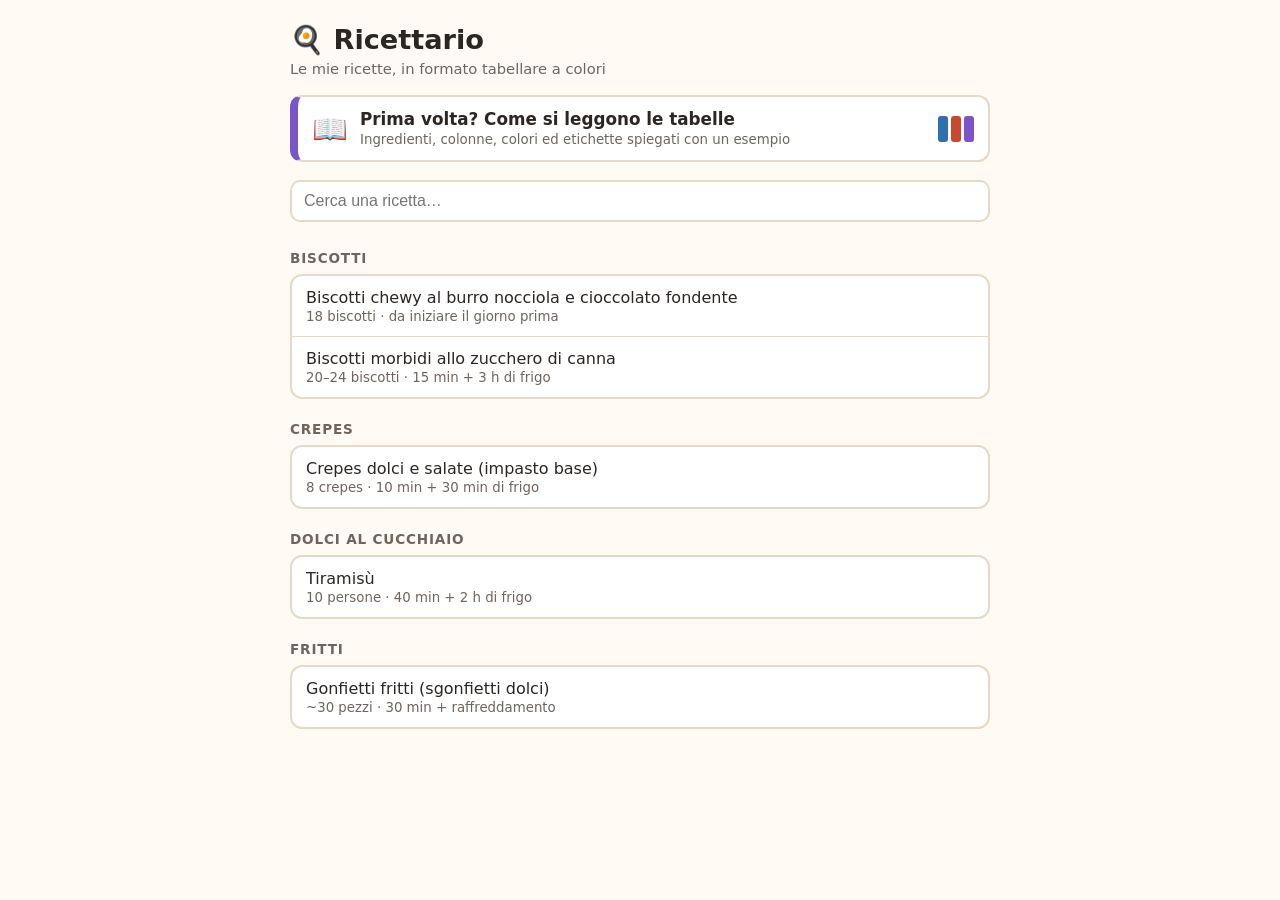
<file: index.html>
<!DOCTYPE html>
<html lang="it">
<head>
<meta charset="utf-8">
<meta name="viewport" content="width=device-width, initial-scale=1">
<title>Ricettario</title>
<style>
  :root{ --ink:#2b2622; --muted:#6f655c; --bg:#fffaf3; --line:#e6d9c8; --soft:#f3ece2;
          --blu:#2f6fb0; --blu-bg:#e2eefb; --rosso:#c8492f; --viola:#7b55c7; --giallo:#c08400; }
  *{box-sizing:border-box}
  body{margin:0;padding:24px 14px 40px;font-family:system-ui,-apple-system,"Segoe UI",Roboto,sans-serif;color:var(--ink);background:var(--bg)}
  .wrap{max-width:700px;margin:0 auto}
  h1{font-size:1.7rem;margin:0 0 4px}
  .meta{color:var(--muted);font-size:.92rem;margin:0 0 18px}
  .guida{display:grid;grid-template-columns:auto 1fr auto;gap:12px;align-items:center;text-decoration:none;color:var(--ink);
          background:#fff;border:2px solid var(--line);border-left:8px solid var(--viola);border-radius:12px;padding:12px 14px;margin-bottom:18px}
  .guida:hover{background:var(--soft)}
  .guida .ic{font-size:1.8rem}
  .guida b{display:block;font-size:1.05rem}
  .guida small{color:var(--muted)}
  .guida .dots{display:flex;gap:3px}
  .guida .dots i{width:10px;height:26px;border-radius:3px;display:block}
  input{width:100%;padding:10px 12px;font-size:1rem;border:2px solid var(--line);border-radius:10px;margin-bottom:6px;background:#fff;color:var(--ink)}
  h2{font-size:.85rem;text-transform:uppercase;letter-spacing:.06em;color:var(--muted);margin:22px 0 8px}
  ul{list-style:none;margin:0;padding:0;border:2px solid var(--line);border-radius:12px;background:#fff;overflow:hidden}
  li + li{border-top:1.5px solid var(--line)}
  li a{display:block;padding:12px 14px;color:var(--ink);text-decoration:none}
  li a:hover, li a:active{background:var(--soft)}
  li a small{display:block;color:var(--muted);margin-top:2px}
  .none{color:var(--muted);font-style:italic;display:none}
</style>
</head>
<body>
<div class="wrap">
  <h1>🍳 Ricettario</h1>
  <p class="meta">Le mie ricette, in formato tabellare a colori</p>

  <a class="guida" href="come-leggere.html">
    <span class="ic">📖</span>
    <span><b>Prima volta? Come si leggono le tabelle</b><small>Ingredienti, colonne, colori ed etichette spiegati con un esempio</small></span>
    <span class="dots"><i style="background:var(--blu)"></i><i style="background:var(--rosso)"></i><i style="background:var(--viola)"></i></span>
  </a>

  <input id="q" type="search" placeholder="Cerca una ricetta…" autocomplete="off">

  <section>
    <h2>Biscotti</h2>
    <ul>
      <li><a href="biscotti-burro-nocciola-cioccolato.html">Biscotti chewy al burro nocciola e cioccolato fondente<small>18 biscotti · da iniziare il giorno prima</small></a></li>
      <li><a href="biscotti-morbidi-zucchero-di-canna.html">Biscotti morbidi allo zucchero di canna<small>20–24 biscotti · 15 min + 3 h di frigo</small></a></li>
    </ul>
  </section>

  <section>
    <h2>Crepes</h2>
    <ul>
      <li><a href="crepes-dolci-e-salate.html">Crepes dolci e salate (impasto base)<small>8 crepes · 10 min + 30 min di frigo</small></a></li>
    </ul>
  </section>

  <section>
    <h2>Dolci al cucchiaio</h2>
    <ul>
      <li><a href="tiramisu.html">Tiramisù<small>10 persone · 40 min + 2 h di frigo</small></a></li>
    </ul>
  </section>

  <section>
    <h2>Fritti</h2>
    <ul>
      <li><a href="gonfietti-fritti.html">Gonfietti fritti (sgonfietti dolci)<small>~30 pezzi · 30 min + raffreddamento</small></a></li>
    </ul>
  </section>
  <p class="none" id="none">Nessuna ricetta trovata.</p>
</div>
<script>
  const q = document.getElementById('q');
  q.addEventListener('input', () => {
    const t = q.value.trim().toLowerCase();
    let any = false;
    document.querySelectorAll('section').forEach(s => {
      let vis = 0;
      s.querySelectorAll('li').forEach(li => {
        const ok = li.textContent.toLowerCase().includes(t);
        li.style.display = ok ? '' : 'none';
        if (ok) vis++;
      });
      s.style.display = vis ? '' : 'none';
      if (vis) any = true;
    });
    document.getElementById('none').style.display = any ? 'none' : 'block';
  });
</script>
</body>
</html>
</file>
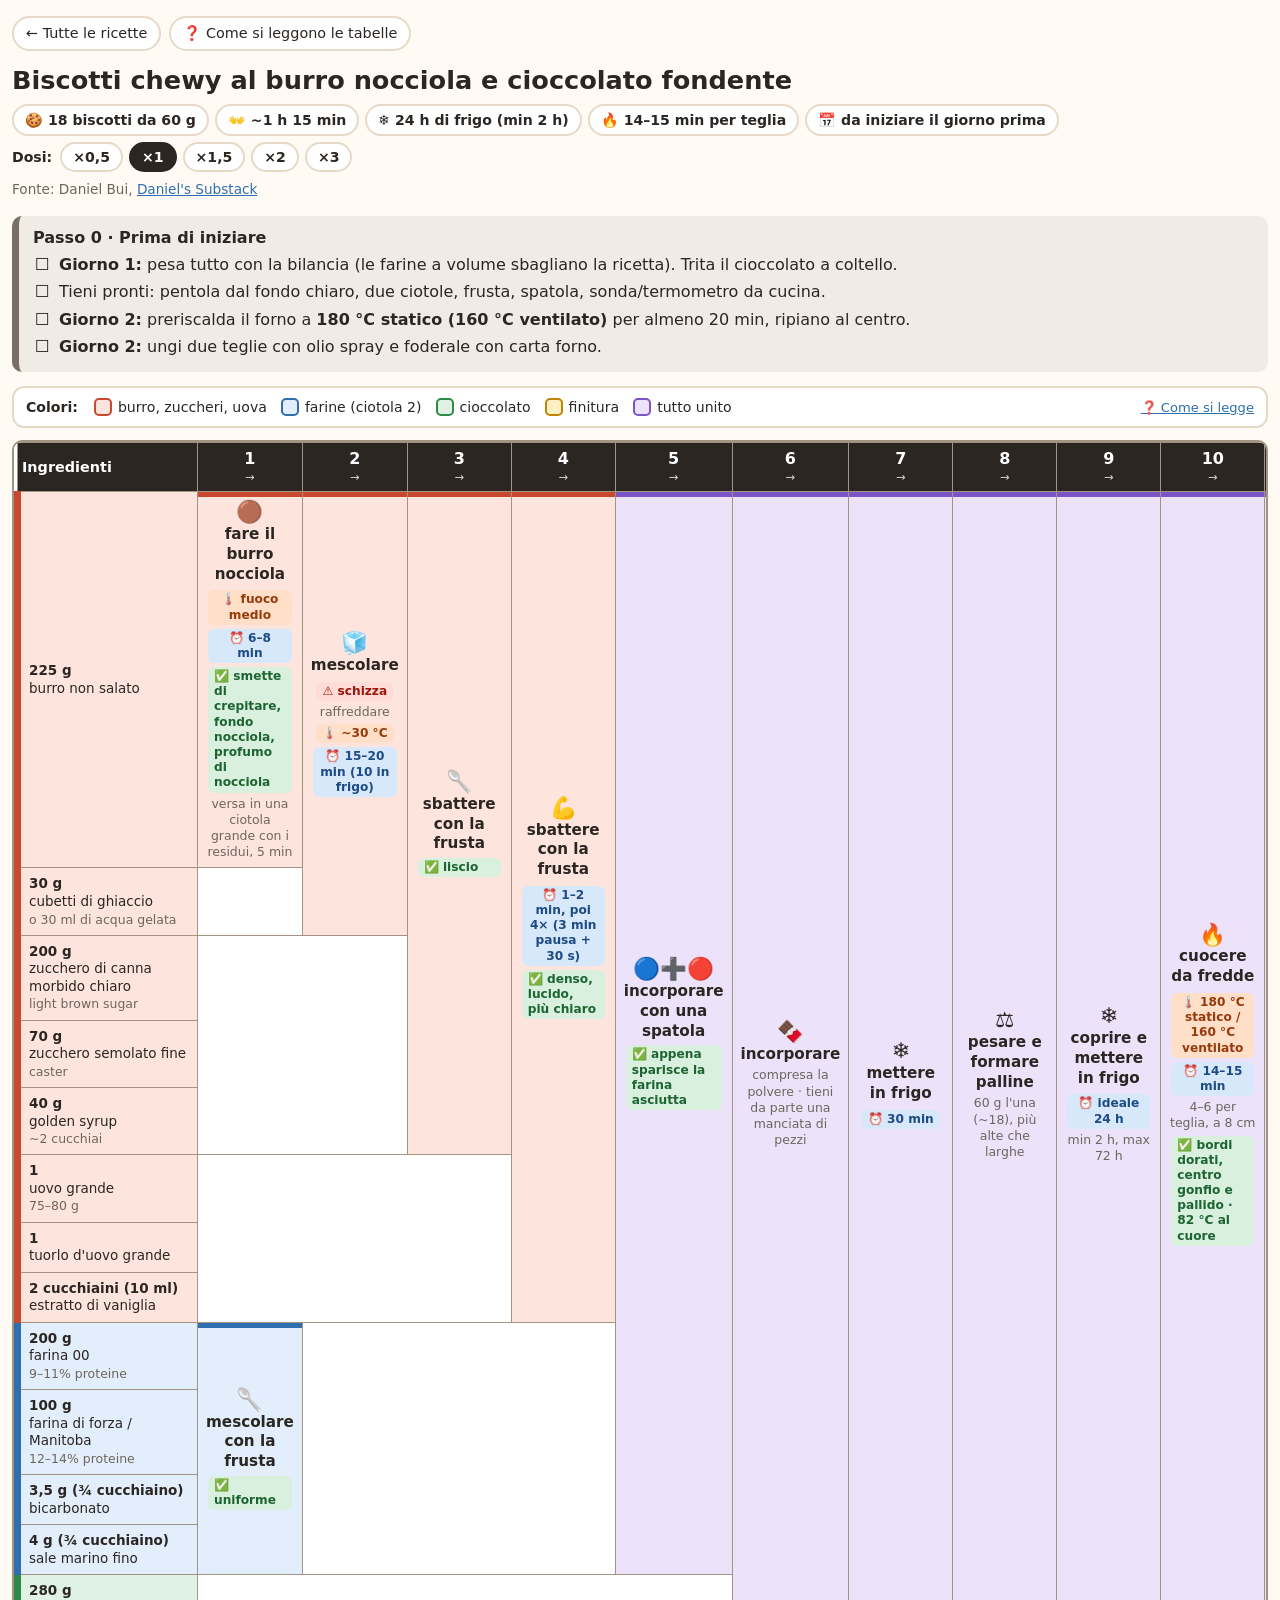
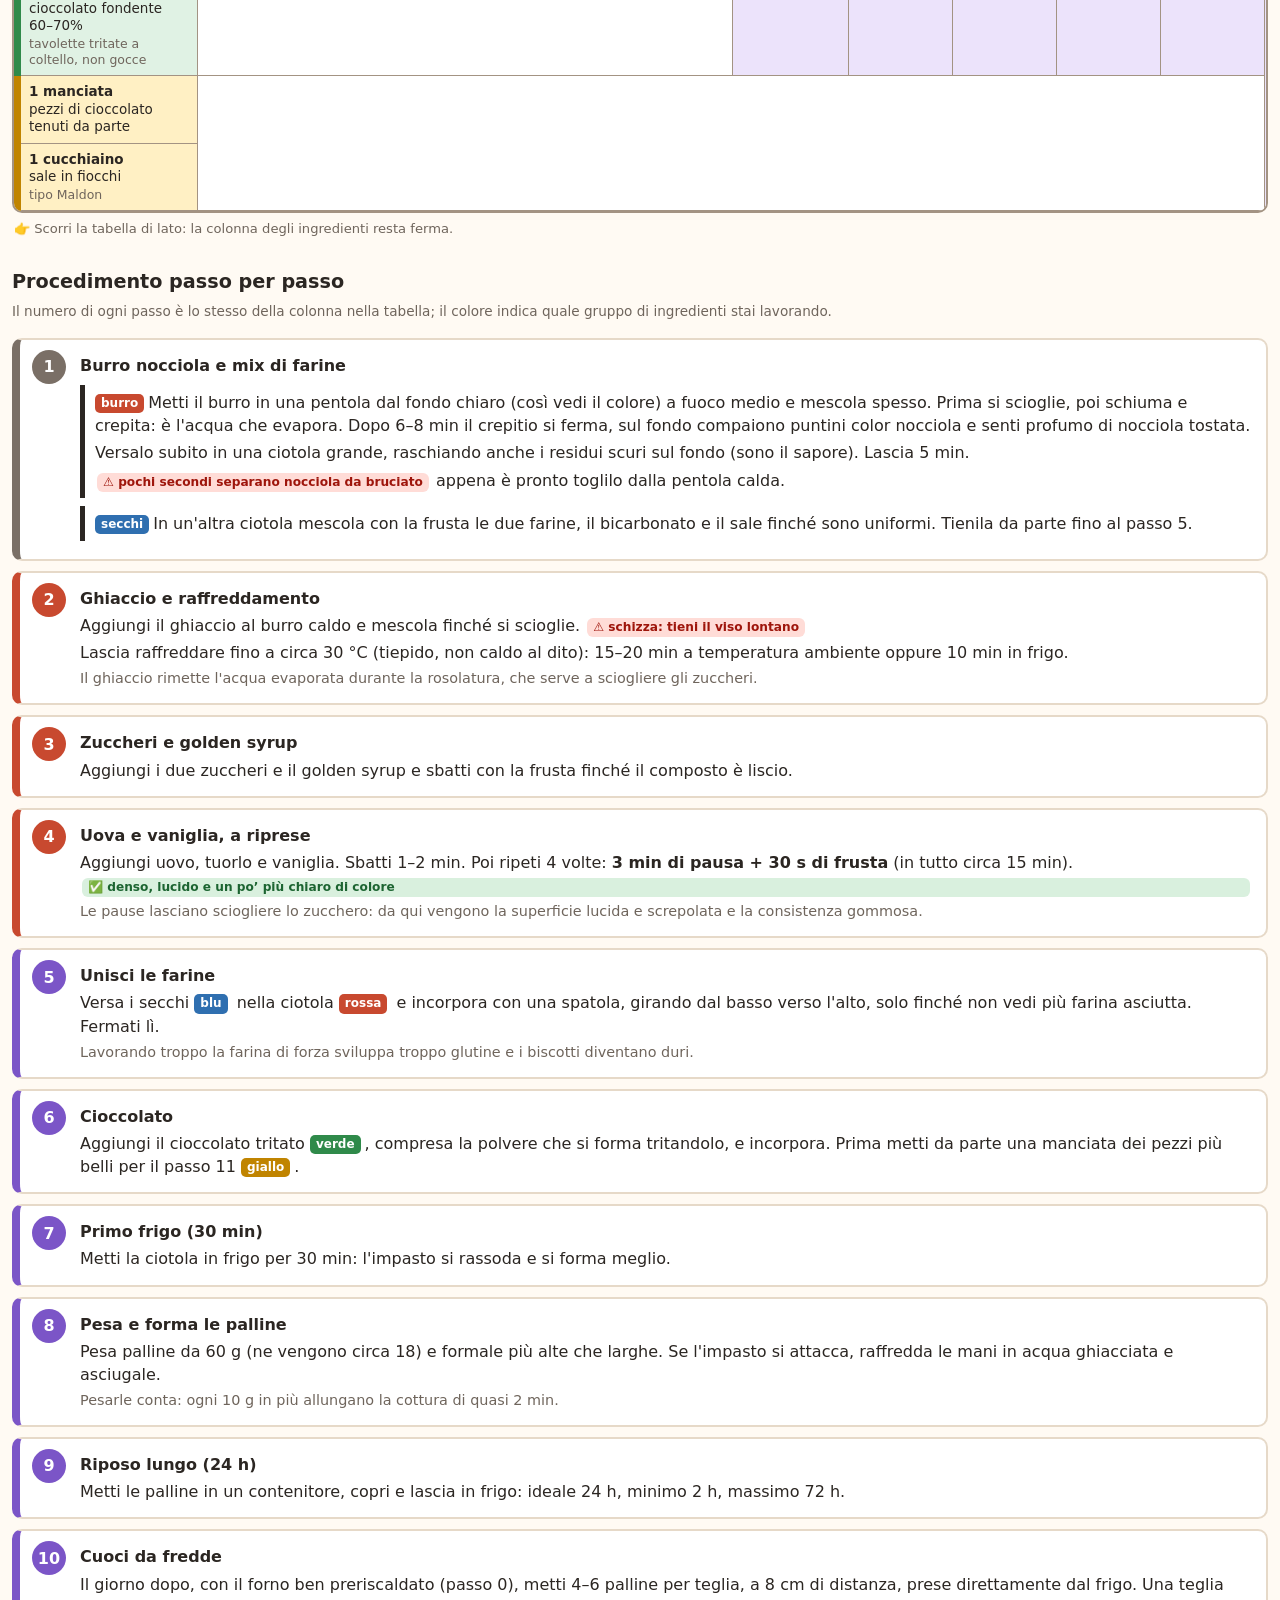
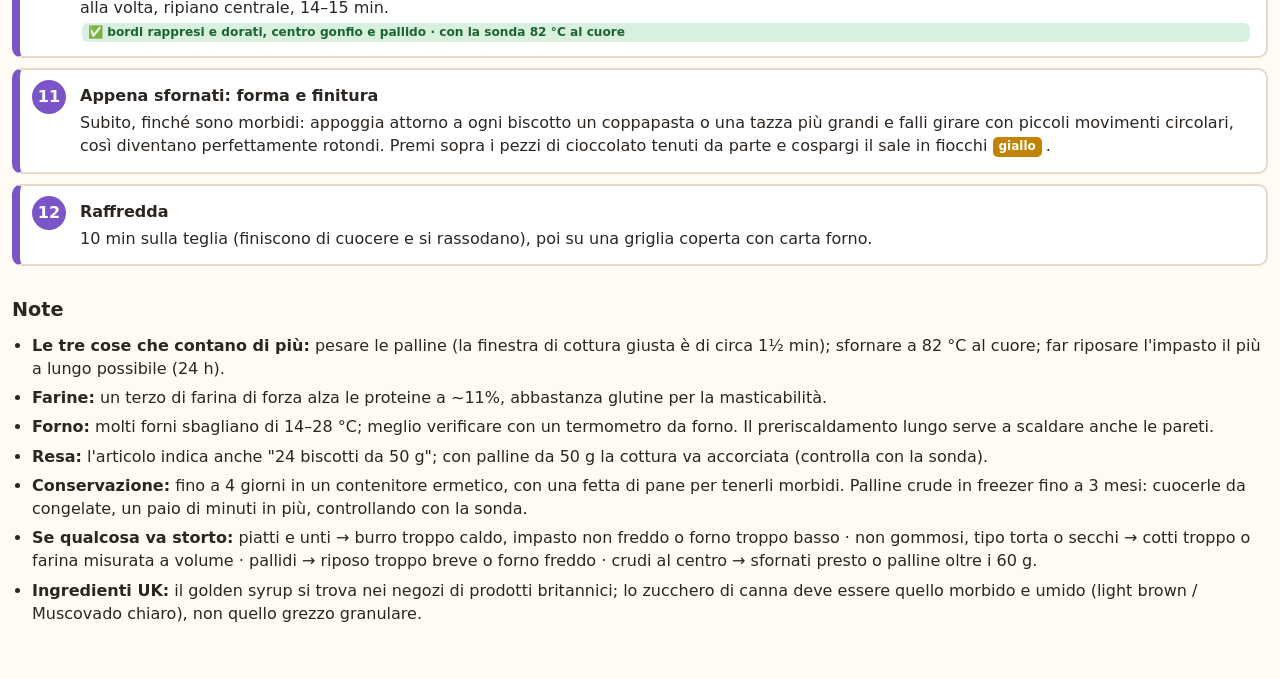
<file: biscotti-burro-nocciola-cioccolato.html>
<!DOCTYPE html>
<html lang="it">
<head>
<meta charset="utf-8">
<meta name="viewport" content="width=device-width, initial-scale=1">
<title>Biscotti chewy al burro nocciola e cioccolato fondente</title>
<link rel="stylesheet" href="style.css">
<style>
.wrap{max-width:1420px}
table.ric{min-width:1350px}
@media (min-width:1000px){.hint{display:block}}
@media (min-width:1440px){.hint{display:none}}
</style>
</head>
<body>
<div class="wrap">
  <nav class="top"><a href="index.html">← Tutte le ricette</a><a href="come-leggere.html">❓ Come si leggono le tabelle</a></nav>

  <h1>Biscotti chewy al burro nocciola e cioccolato fondente</h1>
  <div class="badges"><span class="badge">🍪 18 biscotti da 60 g</span><span class="badge">👐 ~1 h 15 min</span><span class="badge">❄️ 24 h di frigo (min 2 h)</span><span class="badge">🔥 14–15 min per teglia</span><span class="badge">📅 da iniziare il giorno prima</span></div>
  <p class="fonte">Fonte: Daniel Bui, <a href="https://dumpedlingss.substack.com/p/science-based-chewy-brown-butter">Daniel's Substack</a></p>

  <div class="prima">
    <h3>Passo 0 · Prima di iniziare</h3>
    <ul><li><b>Giorno 1:</b> pesa tutto con la bilancia (le farine a volume sbagliano la ricetta). Trita il cioccolato a coltello.</li><li>Tieni pronti: pentola dal fondo chiaro, due ciotole, frusta, spatola, sonda/termometro da cucina.</li><li><b>Giorno 2:</b> preriscalda il forno a <b>180 °C statico (160 °C ventilato)</b> per almeno 20 min, ripiano al centro.</li><li><b>Giorno 2:</b> ungi due teglie con olio spray e foderale con carta forno.</li></ul>
  </div>

  <div class="legenda"><b>Colori:</b><span class="lg c-rosso"><i></i>burro, zuccheri, uova</span><span class="lg c-blu"><i></i>farine (ciotola 2)</span><span class="lg c-verde"><i></i>cioccolato</span><span class="lg c-giallo"><i></i>finitura</span><span class="lg c-viola"><i></i>tutto unito</span><span class="lg-help"><a href="come-leggere.html">❓ Come si legge</a></span></div>

  <div class="scroll">
  <table class="ric">
<tr><th class="ing-h">Ingredienti</th><th>1<small>→</small></th><th>2<small>→</small></th><th>3<small>→</small></th><th>4<small>→</small></th><th>5<small>→</small></th><th>6<small>→</small></th><th>7<small>→</small></th><th>8<small>→</small></th><th>9<small>→</small></th><th>10<small>→</small></th><th>11<small>→</small></th><th>12<small>fine</small></th></tr>
<tr><td class="ing c-rosso"><span class="q">225 g</span>burro non salato</td><td class="act c-rosso"><span class="ico">🟤</span><b>fare il burro nocciola</b><span class="chip temp">🌡️ fuoco medio</span><span class="chip t">⏰ 6–8 min</span><span class="chip ok">✅ smette di crepitare, fondo nocciola, profumo di nocciola</span><span class="nota">versa in una ciotola grande con i residui, 5 min</span></td><td class="act c-rosso" rowspan="2"><span class="ico">🧊</span><b>mescolare</b><span class="chip warn">⚠️ schizza</span><span class="nota">raffreddare</span><span class="chip temp">🌡️ ~30 °C</span><span class="chip t">⏰ 15–20 min (10 in frigo)</span></td><td class="act c-rosso" rowspan="5"><span class="ico">🥄</span><b>sbattere con la frusta</b><span class="chip ok">✅ liscio</span></td><td class="act c-rosso" rowspan="8"><span class="ico">💪</span><b>sbattere con la frusta</b><span class="chip t">⏰ 1–2 min, poi 4× (3 min pausa + 30 s)</span><span class="chip ok">✅ denso, lucido, più chiaro</span></td><td class="act c-viola" rowspan="12"><span class="ico">🔵➕🔴</span><b>incorporare con una spatola</b><span class="chip ok">✅ appena sparisce la farina asciutta</span></td><td class="act c-viola" rowspan="13"><span class="ico">🍫</span><b>incorporare</b><span class="nota">compresa la polvere · tieni da parte una manciata di pezzi</span></td><td class="act c-viola" rowspan="13"><span class="ico">❄️</span><b>mettere in frigo</b><span class="chip t">⏰ 30 min</span></td><td class="act c-viola" rowspan="13"><span class="ico">⚖️</span><b>pesare e formare palline</b><span class="nota">60 g l'una (~18), più alte che larghe</span></td><td class="act c-viola" rowspan="13"><span class="ico">❄️</span><b>coprire e mettere in frigo</b><span class="chip t">⏰ ideale 24 h</span><span class="nota">min 2 h, max 72 h</span></td><td class="act c-viola" rowspan="13"><span class="ico">🔥</span><b>cuocere da fredde</b><span class="chip temp">🌡️ 180 °C statico / 160 °C ventilato</span><span class="chip t">⏰ 14–15 min</span><span class="nota">4–6 per teglia, a 8 cm</span><span class="chip ok">✅ bordi dorati, centro gonfio e pallido · 82 °C al cuore</span></td><td class="act c-viola" rowspan="15"><span class="ico">⭕</span><b>subito: arrotondare, premere sopra e cospargere</b><span class="nota">coppapasta o tazza fatti girare attorno</span></td><td class="act c-viola" rowspan="15"><span class="ico">⏳</span><b>raffreddare</b><span class="chip t">⏰ 10 min in teglia</span><span class="nota">poi su una griglia</span></td></tr>
<tr><td class="ing c-rosso"><span class="q">30 g</span>cubetti di ghiaccio<small>o 30 ml di acqua gelata</small></td><td class="empty"></td></tr>
<tr><td class="ing c-rosso"><span class="q">200 g</span>zucchero di canna morbido chiaro<small>light brown sugar</small></td><td class="empty" rowspan="3" colspan="2"></td></tr>
<tr><td class="ing c-rosso"><span class="q">70 g</span>zucchero semolato fine<small>caster</small></td></tr>
<tr><td class="ing c-rosso"><span class="q">40 g</span>golden syrup<small>~2 cucchiai</small></td></tr>
<tr><td class="ing c-rosso"><span class="q">1</span>uovo grande<small>75–80 g</small></td><td class="empty" rowspan="3" colspan="3"></td></tr>
<tr><td class="ing c-rosso"><span class="q">1</span>tuorlo d'uovo grande</td></tr>
<tr><td class="ing c-rosso"><span class="q">2 cucchiaini (10 ml)</span>estratto di vaniglia</td></tr>
<tr><td class="ing c-blu"><span class="q">200 g</span>farina 00<small>9–11% proteine</small></td><td class="act c-blu" rowspan="4"><span class="ico">🥄</span><b>mescolare con la frusta</b><span class="chip ok">✅ uniforme</span></td><td class="empty" rowspan="4" colspan="3"></td></tr>
<tr><td class="ing c-blu"><span class="q">100 g</span>farina di forza / Manitoba<small>12–14% proteine</small></td></tr>
<tr><td class="ing c-blu"><span class="q">3,5 g (¾ cucchiaino)</span>bicarbonato</td></tr>
<tr><td class="ing c-blu"><span class="q">4 g (¾ cucchiaino)</span>sale marino fino</td></tr>
<tr><td class="ing c-verde"><span class="q">280 g</span>cioccolato fondente 60–70%<small>tavolette tritate a coltello, non gocce</small></td><td class="empty" colspan="5"></td></tr>
<tr><td class="ing c-giallo"><span class="q">1 manciata</span>pezzi di cioccolato tenuti da parte</td><td class="empty" rowspan="2" colspan="10"></td></tr>
<tr><td class="ing c-giallo"><span class="q">1 cucchiaino</span>sale in fiocchi<small>tipo Maldon</small></td></tr>
  </table>
  </div>
  <p class="hint">👉 Scorri la tabella di lato: la colonna degli ingredienti resta ferma.</p>

  <h2>Procedimento passo per passo</h2>
  <p class="fonte" style="margin-top:-4px">Il numero di ogni passo è lo stesso della colonna nella tabella; il colore indica quale gruppo di ingredienti stai lavorando.</p>
  <ol class="passi">
<li class="passo c-grigio"><span class="n">1</span><div><h3>Burro nocciola e mix di farine</h3><div class="sub c-rosso"><p><span class="tag c-rosso">burro</span>Metti il burro in una pentola dal fondo chiaro (così vedi il colore) a fuoco medio e mescola spesso. Prima si scioglie, poi schiuma e crepita: è l'acqua che evapora. Dopo 6–8 min il crepitio si ferma, sul fondo compaiono puntini color nocciola e senti profumo di nocciola tostata.</p><p>Versalo subito in una ciotola grande, raschiando anche i residui scuri sul fondo (sono il sapore). Lascia 5 min.</p><p><span class="chip warn">⚠️ pochi secondi separano nocciola da bruciato</span> appena è pronto toglilo dalla pentola calda.</p></div><div class="sub c-blu"><p><span class="tag c-blu">secchi</span>In un'altra ciotola mescola con la frusta le due farine, il bicarbonato e il sale finché sono uniformi. Tienila da parte fino al passo 5.</p></div></div></li>
<li class="passo c-rosso"><span class="n">2</span><div><h3>Ghiaccio e raffreddamento</h3><p>Aggiungi il ghiaccio al burro caldo e mescola finché si scioglie. <span class="chip warn">⚠️ schizza: tieni il viso lontano</span></p><p>Lascia raffreddare fino a circa 30 °C (tiepido, non caldo al dito): 15–20 min a temperatura ambiente oppure 10 min in frigo.</p><p class='perche'>Il ghiaccio rimette l'acqua evaporata durante la rosolatura, che serve a sciogliere gli zuccheri.</p></div></li>
<li class="passo c-rosso"><span class="n">3</span><div><h3>Zuccheri e golden syrup</h3><p>Aggiungi i due zuccheri e il golden syrup e sbatti con la frusta finché il composto è liscio.</p></div></li>
<li class="passo c-rosso"><span class="n">4</span><div><h3>Uova e vaniglia, a riprese</h3><p>Aggiungi uovo, tuorlo e vaniglia. Sbatti 1–2 min. Poi ripeti 4 volte: <b>3 min di pausa + 30 s di frusta</b> (in tutto circa 15 min).</p><p><span class="chip ok">✅ denso, lucido e un po’ più chiaro di colore</span></p><p class='perche'>Le pause lasciano sciogliere lo zucchero: da qui vengono la superficie lucida e screpolata e la consistenza gommosa.</p></div></li>
<li class="passo c-viola"><span class="n">5</span><div><h3>Unisci le farine</h3><p>Versa i secchi <span class="tag c-blu">blu</span> nella ciotola <span class="tag c-rosso">rossa</span> e incorpora con una spatola, girando dal basso verso l'alto, solo finché non vedi più farina asciutta. Fermati lì.</p><p class='perche'>Lavorando troppo la farina di forza sviluppa troppo glutine e i biscotti diventano duri.</p></div></li>
<li class="passo c-viola"><span class="n">6</span><div><h3>Cioccolato</h3><p>Aggiungi il cioccolato tritato <span class="tag c-verde">verde</span>, compresa la polvere che si forma tritandolo, e incorpora. Prima metti da parte una manciata dei pezzi più belli per il passo 11 <span class="tag c-giallo">giallo</span>.</p></div></li>
<li class="passo c-viola"><span class="n">7</span><div><h3>Primo frigo (30 min)</h3><p>Metti la ciotola in frigo per 30 min: l'impasto si rassoda e si forma meglio.</p></div></li>
<li class="passo c-viola"><span class="n">8</span><div><h3>Pesa e forma le palline</h3><p>Pesa palline da 60 g (ne vengono circa 18) e formale più alte che larghe. Se l'impasto si attacca, raffredda le mani in acqua ghiacciata e asciugale.</p><p class='perche'>Pesarle conta: ogni 10 g in più allungano la cottura di quasi 2 min.</p></div></li>
<li class="passo c-viola"><span class="n">9</span><div><h3>Riposo lungo (24 h)</h3><p>Metti le palline in un contenitore, copri e lascia in frigo: ideale 24 h, minimo 2 h, massimo 72 h.</p></div></li>
<li class="passo c-viola"><span class="n">10</span><div><h3>Cuoci da fredde</h3><p>Il giorno dopo, con il forno ben preriscaldato (passo 0), metti 4–6 palline per teglia, a 8 cm di distanza, prese direttamente dal frigo. Una teglia alla volta, ripiano centrale, 14–15 min.</p><p><span class="chip ok">✅ bordi rappresi e dorati, centro gonfio e pallido · con la sonda 82 °C al cuore</span></p></div></li>
<li class="passo c-viola"><span class="n">11</span><div><h3>Appena sfornati: forma e finitura</h3><p>Subito, finché sono morbidi: appoggia attorno a ogni biscotto un coppapasta o una tazza più grandi e falli girare con piccoli movimenti circolari, così diventano perfettamente rotondi. Premi sopra i pezzi di cioccolato tenuti da parte e cospargi il sale in fiocchi <span class="tag c-giallo">giallo</span>.</p></div></li>
<li class="passo c-viola"><span class="n">12</span><div><h3>Raffredda</h3><p>10 min sulla teglia (finiscono di cuocere e si rassodano), poi su una griglia coperta con carta forno.</p></div></li>
  </ol>

  <h2>Note</h2>
  <ul class="note"><li><b>Le tre cose che contano di più:</b> pesare le palline (la finestra di cottura giusta è di circa 1½ min); sfornare a 82 °C al cuore; far riposare l'impasto il più a lungo possibile (24 h).</li><li><b>Farine:</b> un terzo di farina di forza alza le proteine a ~11%, abbastanza glutine per la masticabilità.</li><li><b>Forno:</b> molti forni sbagliano di 14–28 °C; meglio verificare con un termometro da forno. Il preriscaldamento lungo serve a scaldare anche le pareti.</li><li><b>Resa:</b> l'articolo indica anche "24 biscotti da 50 g"; con palline da 50 g la cottura va accorciata (controlla con la sonda).</li><li><b>Conservazione:</b> fino a 4 giorni in un contenitore ermetico, con una fetta di pane per tenerli morbidi. Palline crude in freezer fino a 3 mesi: cuocerle da congelate, un paio di minuti in più, controllando con la sonda.</li><li><b>Se qualcosa va storto:</b> piatti e unti → burro troppo caldo, impasto non freddo o forno troppo basso · non gommosi, tipo torta o secchi → cotti troppo o farina misurata a volume · pallidi → riposo troppo breve o forno freddo · crudi al centro → sfornati presto o palline oltre i 60 g.</li><li><b>Ingredienti UK:</b> il golden syrup si trova nei negozi di prodotti britannici; lo zucchero di canna deve essere quello morbido e umido (light brown / Muscovado chiaro), non quello grezzo granulare.</li></ul>
</div>
<script src="scala.js"></script>
</body>
</html>
</file>
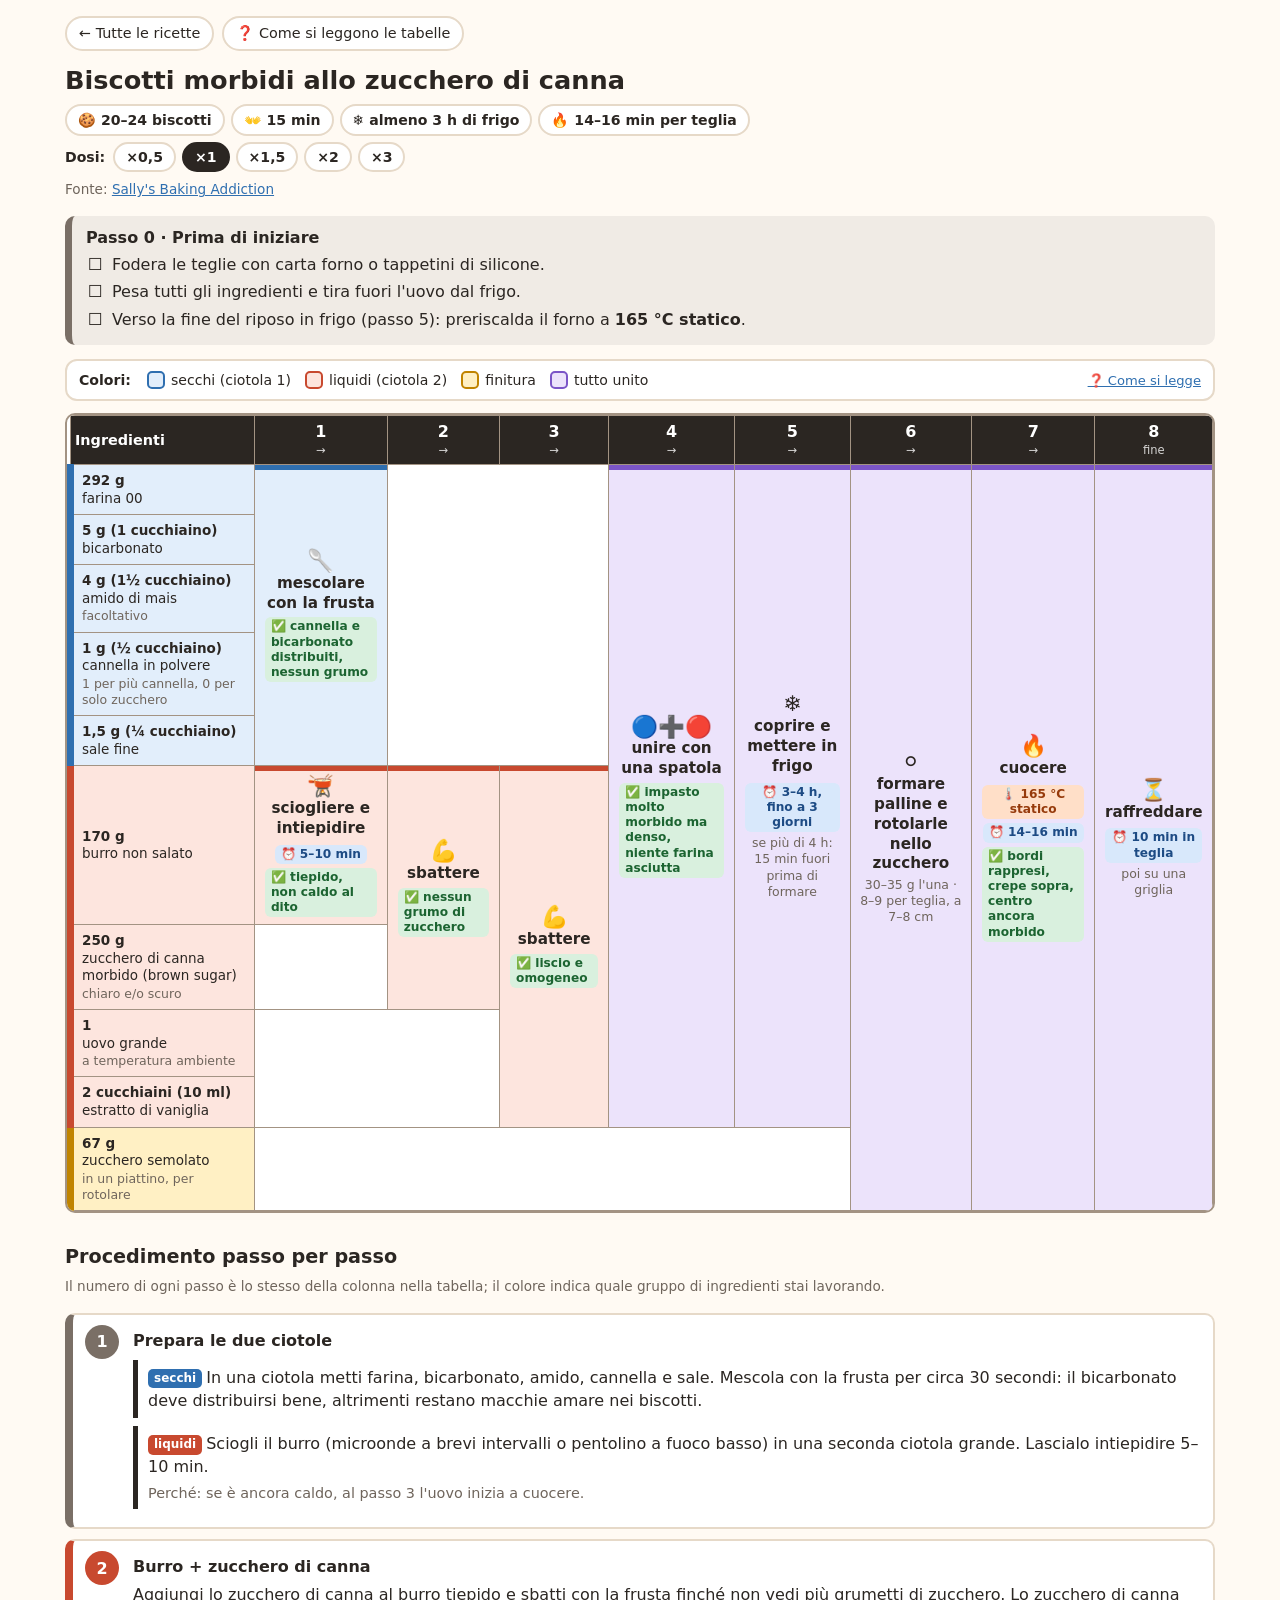
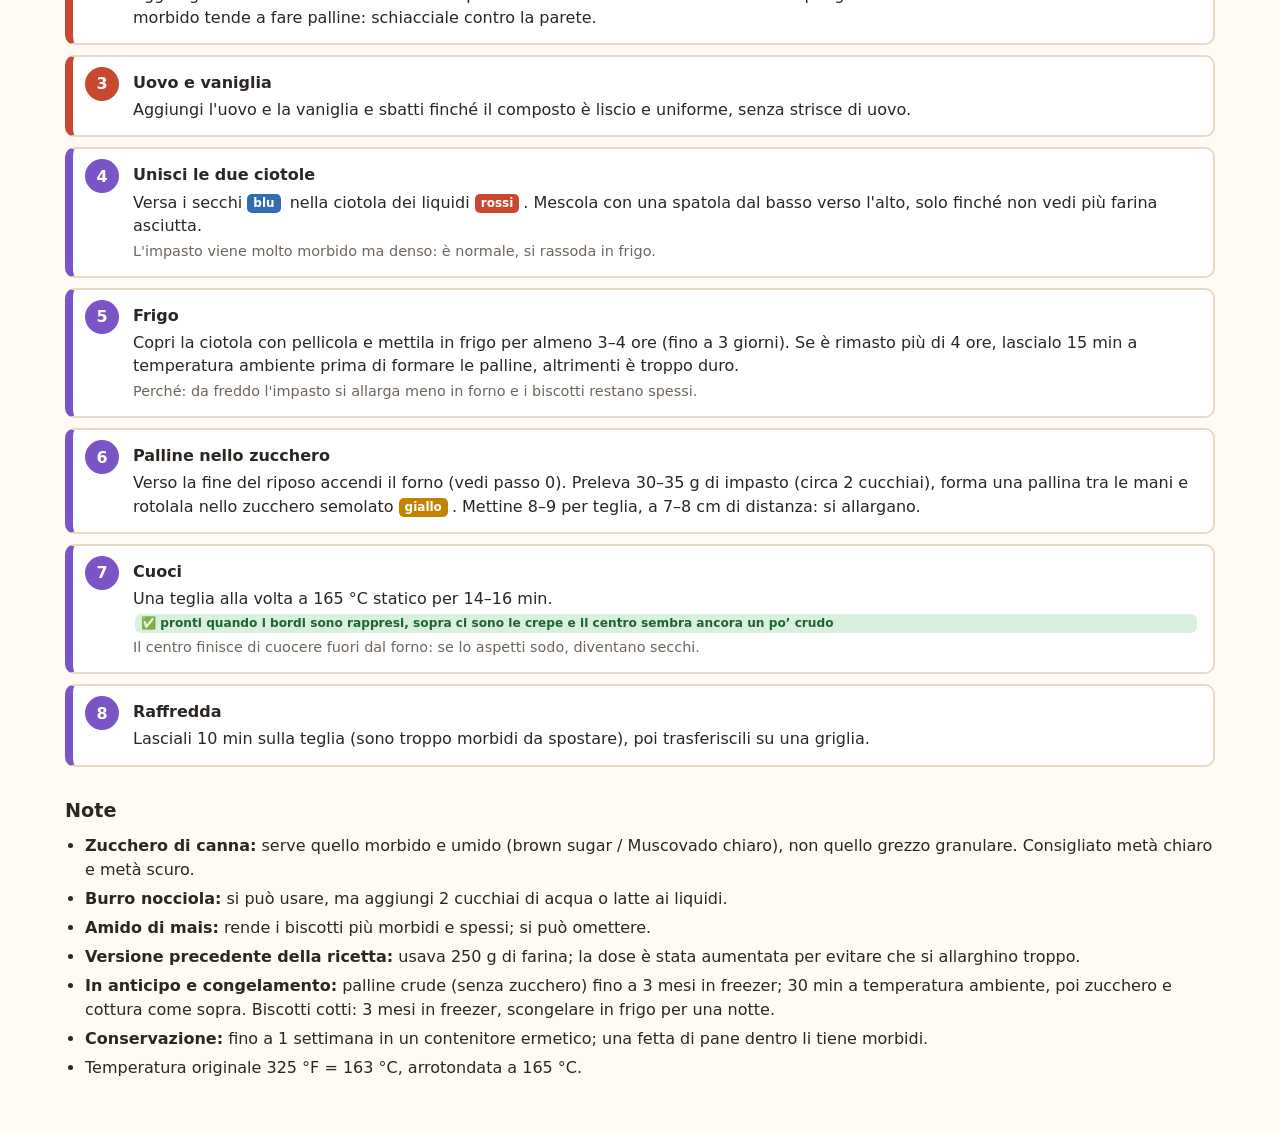
<file: biscotti-morbidi-zucchero-di-canna.html>
<!DOCTYPE html>
<html lang="it">
<head>
<meta charset="utf-8">
<meta name="viewport" content="width=device-width, initial-scale=1">
<title>Biscotti morbidi allo zucchero di canna</title>
<link rel="stylesheet" href="style.css">
</head>
<body>
<div class="wrap">
  <nav class="top"><a href="index.html">← Tutte le ricette</a><a href="come-leggere.html">❓ Come si leggono le tabelle</a></nav>

  <h1>Biscotti morbidi allo zucchero di canna</h1>
  <div class="badges"><span class="badge">🍪 20–24 biscotti</span><span class="badge">👐 15 min</span><span class="badge">❄️ almeno 3 h di frigo</span><span class="badge">🔥 14–16 min per teglia</span></div>
  <p class="fonte">Fonte: <a href="https://sallysbakingaddiction.com/chewy-brown-sugar-cookies/">Sally's Baking Addiction</a></p>

  <div class="prima">
    <h3>Passo 0 · Prima di iniziare</h3>
    <ul><li>Fodera le teglie con carta forno o tappetini di silicone.</li><li>Pesa tutti gli ingredienti e tira fuori l'uovo dal frigo.</li><li>Verso la fine del riposo in frigo (passo 5): preriscalda il forno a <b>165 °C statico</b>.</li></ul>
  </div>

  <div class="legenda"><b>Colori:</b><span class="lg c-blu"><i></i>secchi (ciotola 1)</span><span class="lg c-rosso"><i></i>liquidi (ciotola 2)</span><span class="lg c-giallo"><i></i>finitura</span><span class="lg c-viola"><i></i>tutto unito</span><span class="lg-help"><a href="come-leggere.html">❓ Come si legge</a></span></div>

  <div class="scroll">
  <table class="ric">
<tr><th class="ing-h">Ingredienti</th><th>1<small>→</small></th><th>2<small>→</small></th><th>3<small>→</small></th><th>4<small>→</small></th><th>5<small>→</small></th><th>6<small>→</small></th><th>7<small>→</small></th><th>8<small>fine</small></th></tr>
<tr><td class="ing c-blu"><span class="q">292 g</span>farina 00</td><td class="act c-blu" rowspan="5"><span class="ico">🥄</span><b>mescolare con la frusta</b><span class="chip ok">✅ cannella e bicarbonato distribuiti, nessun grumo</span></td><td class="empty" rowspan="5" colspan="2"></td><td class="act c-viola" rowspan="9"><span class="ico">🔵➕🔴</span><b>unire con una spatola</b><span class="chip ok">✅ impasto molto morbido ma denso, niente farina asciutta</span></td><td class="act c-viola" rowspan="9"><span class="ico">❄️</span><b>coprire e mettere in frigo</b><span class="chip t">⏰ 3–4 h, fino a 3 giorni</span><span class="nota">se più di 4 h: 15 min fuori prima di formare</span></td><td class="act c-viola" rowspan="10"><span class="ico">⚪</span><b>formare palline e rotolarle nello zucchero</b><span class="nota">30–35 g l'una · 8–9 per teglia, a 7–8 cm</span></td><td class="act c-viola" rowspan="10"><span class="ico">🔥</span><b>cuocere</b><span class="chip temp">🌡️ 165 °C statico</span><span class="chip t">⏰ 14–16 min</span><span class="chip ok">✅ bordi rappresi, crepe sopra, centro ancora morbido</span></td><td class="act c-viola" rowspan="10"><span class="ico">⏳</span><b>raffreddare</b><span class="chip t">⏰ 10 min in teglia</span><span class="nota">poi su una griglia</span></td></tr>
<tr><td class="ing c-blu"><span class="q">5 g (1 cucchiaino)</span>bicarbonato</td></tr>
<tr><td class="ing c-blu"><span class="q">4 g (1½ cucchiaino)</span>amido di mais<small>facoltativo</small></td></tr>
<tr><td class="ing c-blu"><span class="q">1 g (½ cucchiaino)</span>cannella in polvere<small>1 per più cannella, 0 per solo zucchero</small></td></tr>
<tr><td class="ing c-blu"><span class="q">1,5 g (¼ cucchiaino)</span>sale fine</td></tr>
<tr><td class="ing c-rosso"><span class="q">170 g</span>burro non salato</td><td class="act c-rosso"><span class="ico">🫕</span><b>sciogliere e intiepidire</b><span class="chip t">⏰ 5–10 min</span><span class="chip ok">✅ tiepido, non caldo al dito</span></td><td class="act c-rosso" rowspan="2"><span class="ico">💪</span><b>sbattere</b><span class="chip ok">✅ nessun grumo di zucchero</span></td><td class="act c-rosso" rowspan="4"><span class="ico">💪</span><b>sbattere</b><span class="chip ok">✅ liscio e omogeneo</span></td></tr>
<tr><td class="ing c-rosso"><span class="q">250 g</span>zucchero di canna morbido (brown sugar)<small>chiaro e/o scuro</small></td><td class="empty"></td></tr>
<tr><td class="ing c-rosso"><span class="q">1</span>uovo grande<small>a temperatura ambiente</small></td><td class="empty" rowspan="2" colspan="2"></td></tr>
<tr><td class="ing c-rosso"><span class="q">2 cucchiaini (10 ml)</span>estratto di vaniglia</td></tr>
<tr><td class="ing c-giallo"><span class="q">67 g</span>zucchero semolato<small>in un piattino, per rotolare</small></td><td class="empty" colspan="5"></td></tr>
  </table>
  </div>
  <p class="hint">👉 Scorri la tabella di lato: la colonna degli ingredienti resta ferma.</p>

  <h2>Procedimento passo per passo</h2>
  <p class="fonte" style="margin-top:-4px">Il numero di ogni passo è lo stesso della colonna nella tabella; il colore indica quale gruppo di ingredienti stai lavorando.</p>
  <ol class="passi">
<li class="passo c-grigio"><span class="n">1</span><div><h3>Prepara le due ciotole</h3><div class="sub c-blu"><p><span class="tag c-blu">secchi</span>In una ciotola metti farina, bicarbonato, amido, cannella e sale. Mescola con la frusta per circa 30 secondi: il bicarbonato deve distribuirsi bene, altrimenti restano macchie amare nei biscotti.</p></div><div class="sub c-rosso"><p><span class="tag c-rosso">liquidi</span>Sciogli il burro (microonde a brevi intervalli o pentolino a fuoco basso) in una seconda ciotola grande. Lascialo intiepidire 5–10 min.</p><p class='perche'>Perché: se è ancora caldo, al passo 3 l'uovo inizia a cuocere.</p></div></div></li>
<li class="passo c-rosso"><span class="n">2</span><div><h3>Burro + zucchero di canna</h3><p>Aggiungi lo zucchero di canna al burro tiepido e sbatti con la frusta finché non vedi più grumetti di zucchero. Lo zucchero di canna morbido tende a fare palline: schiacciale contro la parete.</p></div></li>
<li class="passo c-rosso"><span class="n">3</span><div><h3>Uovo e vaniglia</h3><p>Aggiungi l'uovo e la vaniglia e sbatti finché il composto è liscio e uniforme, senza strisce di uovo.</p></div></li>
<li class="passo c-viola"><span class="n">4</span><div><h3>Unisci le due ciotole</h3><p>Versa i secchi <span class="tag c-blu">blu</span> nella ciotola dei liquidi <span class="tag c-rosso">rossi</span>. Mescola con una spatola dal basso verso l'alto, solo finché non vedi più farina asciutta.</p><p class='perche'>L'impasto viene molto morbido ma denso: è normale, si rassoda in frigo.</p></div></li>
<li class="passo c-viola"><span class="n">5</span><div><h3>Frigo</h3><p>Copri la ciotola con pellicola e mettila in frigo per almeno 3–4 ore (fino a 3 giorni). Se è rimasto più di 4 ore, lascialo 15 min a temperatura ambiente prima di formare le palline, altrimenti è troppo duro.</p><p class='perche'>Perché: da freddo l'impasto si allarga meno in forno e i biscotti restano spessi.</p></div></li>
<li class="passo c-viola"><span class="n">6</span><div><h3>Palline nello zucchero</h3><p>Verso la fine del riposo accendi il forno (vedi passo 0). Preleva 30–35 g di impasto (circa 2 cucchiai), forma una pallina tra le mani e rotolala nello zucchero semolato <span class="tag c-giallo">giallo</span>. Mettine 8–9 per teglia, a 7–8 cm di distanza: si allargano.</p></div></li>
<li class="passo c-viola"><span class="n">7</span><div><h3>Cuoci</h3><p>Una teglia alla volta a 165 °C statico per 14–16 min.</p><p><span class="chip ok">✅ pronti quando i bordi sono rappresi, sopra ci sono le crepe e il centro sembra ancora un po’ crudo</span></p><p class='perche'>Il centro finisce di cuocere fuori dal forno: se lo aspetti sodo, diventano secchi.</p></div></li>
<li class="passo c-viola"><span class="n">8</span><div><h3>Raffredda</h3><p>Lasciali 10 min sulla teglia (sono troppo morbidi da spostare), poi trasferiscili su una griglia.</p></div></li>
  </ol>

  <h2>Note</h2>
  <ul class="note"><li><b>Zucchero di canna:</b> serve quello morbido e umido (brown sugar / Muscovado chiaro), non quello grezzo granulare. Consigliato metà chiaro e metà scuro.</li><li><b>Burro nocciola:</b> si può usare, ma aggiungi 2 cucchiai di acqua o latte ai liquidi.</li><li><b>Amido di mais:</b> rende i biscotti più morbidi e spessi; si può omettere.</li><li><b>Versione precedente della ricetta:</b> usava 250 g di farina; la dose è stata aumentata per evitare che si allarghino troppo.</li><li><b>In anticipo e congelamento:</b> palline crude (senza zucchero) fino a 3 mesi in freezer; 30 min a temperatura ambiente, poi zucchero e cottura come sopra. Biscotti cotti: 3 mesi in freezer, scongelare in frigo per una notte.</li><li><b>Conservazione:</b> fino a 1 settimana in un contenitore ermetico; una fetta di pane dentro li tiene morbidi.</li><li>Temperatura originale 325 °F = 163 °C, arrotondata a 165 °C.</li></ul>
</div>
<script src="scala.js"></script>
</body>
</html>
</file>
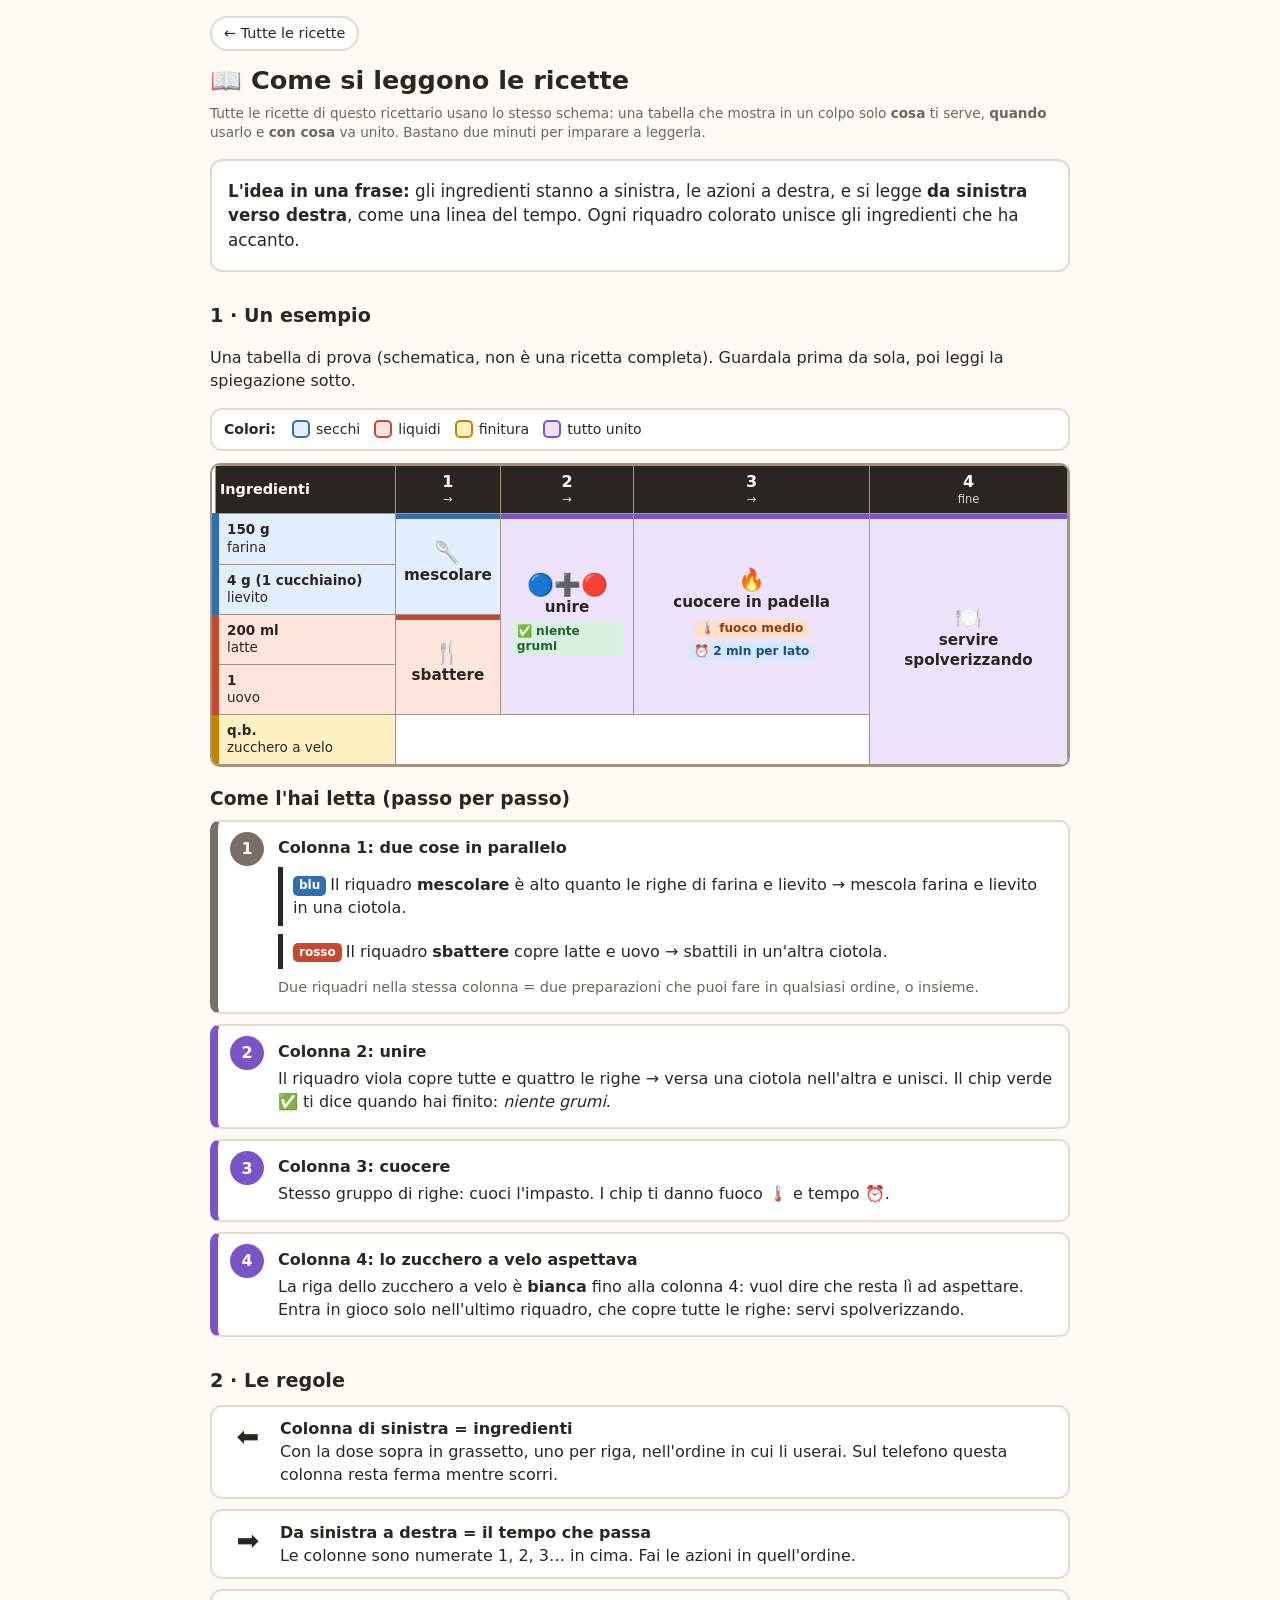
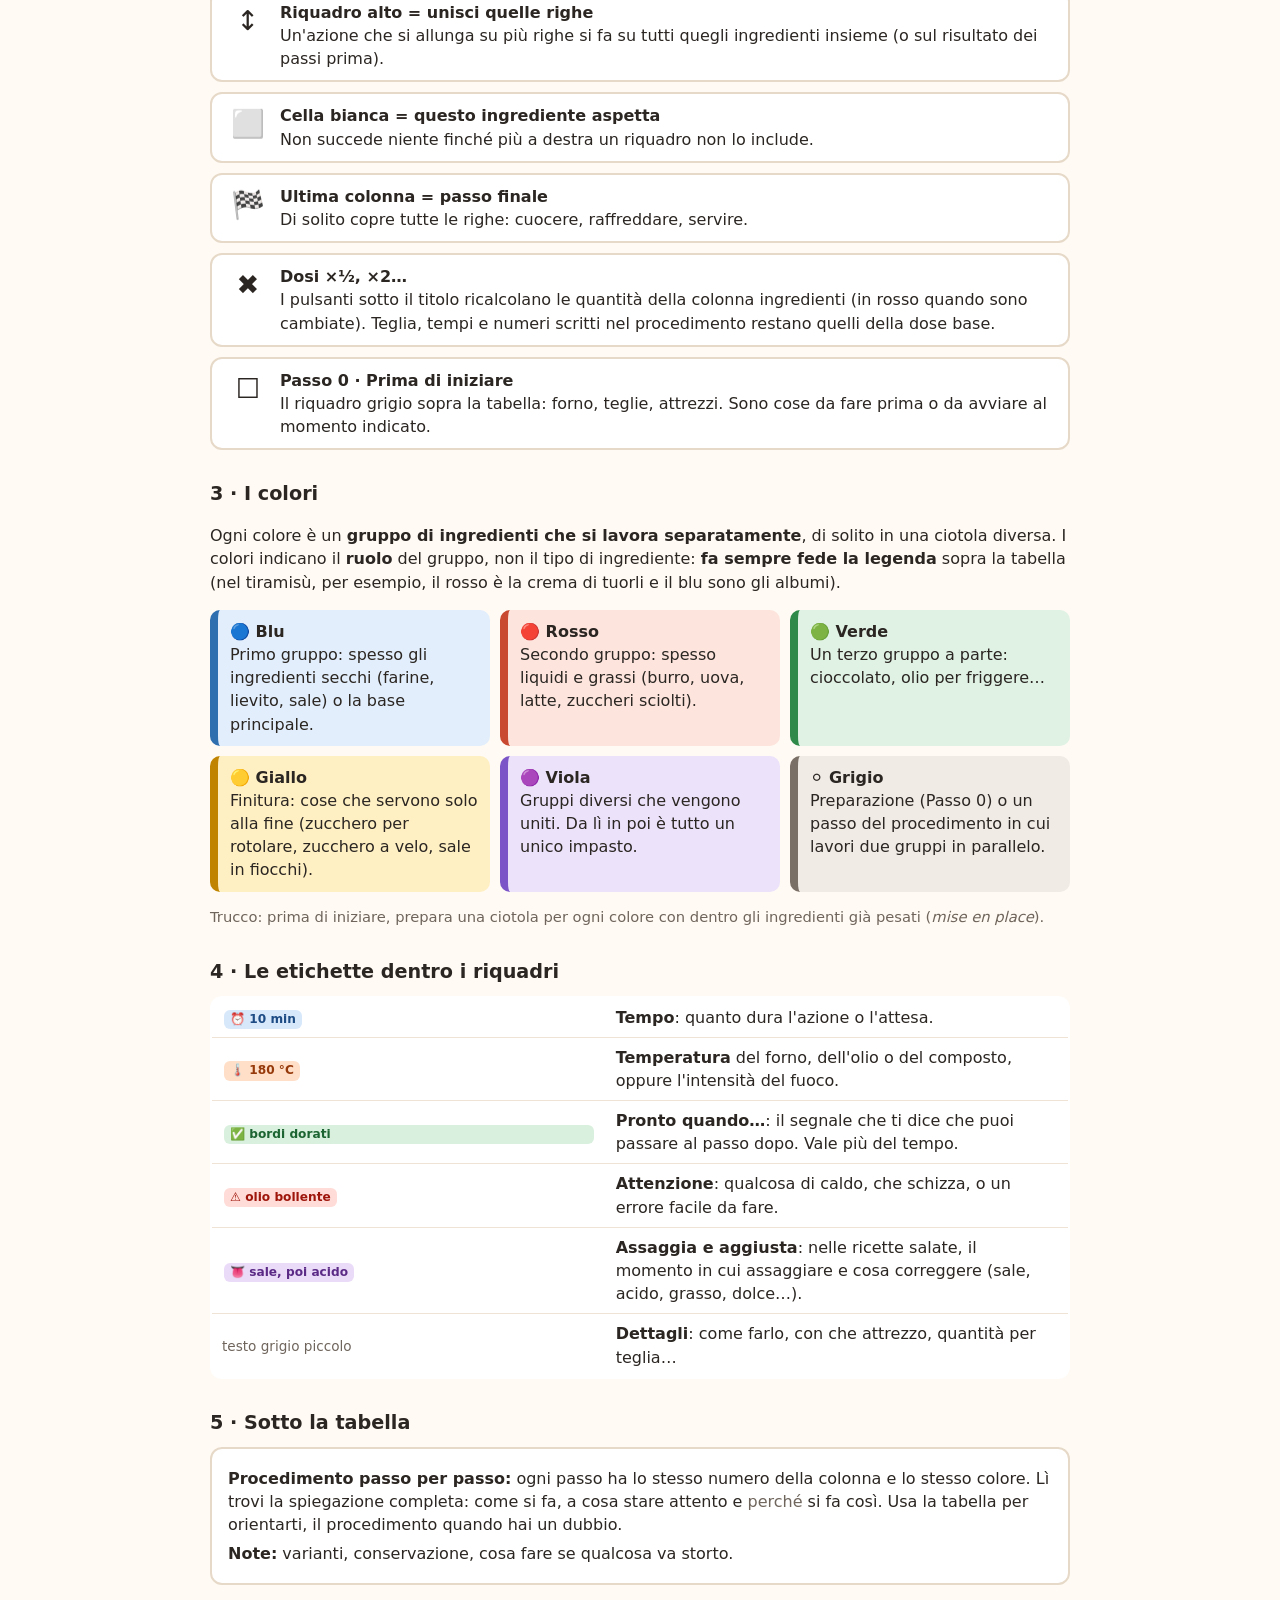
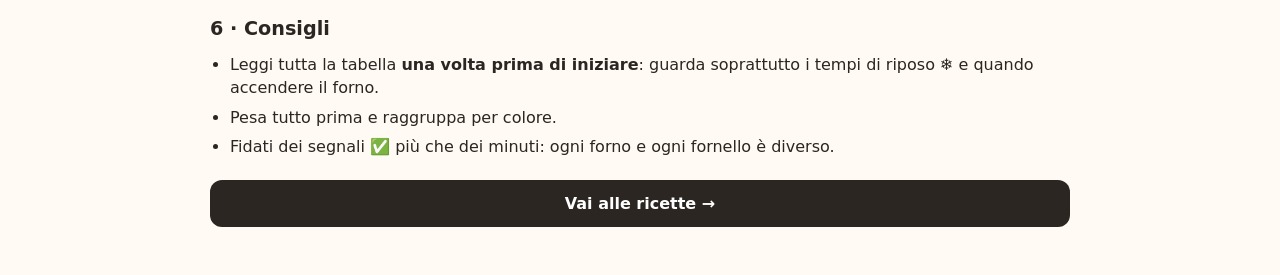
<file: come-leggere.html>
<!DOCTYPE html>
<html lang="it">
<head>
<meta charset="utf-8">
<meta name="viewport" content="width=device-width, initial-scale=1">
<title>Come si leggono le ricette tabellari</title>
<link rel="stylesheet" href="style.css">
<style>
.wrap{max-width:860px}
table.ric{min-width:640px}
</style>
</head>
<body>
<div class="wrap">
  <nav class="top"><a href="index.html">← Tutte le ricette</a></nav>

  <h1>📖 Come si leggono le ricette</h1>
  <p class="fonte">Tutte le ricette di questo ricettario usano lo stesso schema: una tabella che mostra in un colpo solo <b>cosa</b> ti serve, <b>quando</b> usarlo e <b>con cosa</b> va unito. Bastano due minuti per imparare a leggerla.</p>

  <div class="box big">
    <p><b>L'idea in una frase:</b> gli ingredienti stanno a sinistra, le azioni a destra, e si legge <b>da sinistra verso destra</b>, come una linea del tempo. Ogni riquadro colorato unisce gli ingredienti che ha accanto.</p>
  </div>

  <h2>1 · Un esempio</h2>
  <p>Una tabella di prova (schematica, non è una ricetta completa). Guardala prima da sola, poi leggi la spiegazione sotto.</p>
  <div class="legenda"><b>Colori:</b><span class="lg c-blu"><i></i>secchi</span><span class="lg c-rosso"><i></i>liquidi</span><span class="lg c-giallo"><i></i>finitura</span><span class="lg c-viola"><i></i>tutto unito</span></div>
  <div class="scroll"><table class="ric">
<tr><th class="ing-h">Ingredienti</th><th>1<small>→</small></th><th>2<small>→</small></th><th>3<small>→</small></th><th>4<small>fine</small></th></tr>
<tr><td class="ing c-blu"><span class="q">150 g</span>farina</td><td class="act c-blu" rowspan="2"><span class="ico">🥄</span><b>mescolare</b></td><td class="act c-viola" rowspan="4"><span class="ico">🔵➕🔴</span><b>unire</b><span class="chip ok">✅ niente grumi</span></td><td class="act c-viola" rowspan="4"><span class="ico">🔥</span><b>cuocere in padella</b><span class="chip temp">🌡️ fuoco medio</span><span class="chip t">⏰ 2 min per lato</span></td><td class="act c-viola" rowspan="5"><span class="ico">🍽️</span><b>servire spolverizzando</b></td></tr>
<tr><td class="ing c-blu"><span class="q">4 g (1 cucchiaino)</span>lievito</td></tr>
<tr><td class="ing c-rosso"><span class="q">200 ml</span>latte</td><td class="act c-rosso" rowspan="2"><span class="ico">🍴</span><b>sbattere</b></td></tr>
<tr><td class="ing c-rosso"><span class="q">1</span>uovo</td></tr>
<tr><td class="ing c-giallo"><span class="q">q.b.</span>zucchero a velo</td><td class="empty" colspan="3"></td></tr>
  </table></div>
  <p class="hint">👉 Sul telefono scorri la tabella di lato.</p>

  <h3 style="margin:18px 0 8px">Come l'hai letta (passo per passo)</h3>
  <ol class="passi">
    <li class="passo c-grigio"><span class="n">1</span><div><h3>Colonna 1: due cose in parallelo</h3><div class="sub c-blu"><p><span class="tag c-blu">blu</span>Il riquadro <b>mescolare</b> è alto quanto le righe di farina e lievito → mescola farina e lievito in una ciotola.</p></div><div class="sub c-rosso"><p><span class="tag c-rosso">rosso</span>Il riquadro <b>sbattere</b> copre latte e uovo → sbattili in un'altra ciotola.</p></div><p class='perche'>Due riquadri nella stessa colonna = due preparazioni che puoi fare in qualsiasi ordine, o insieme.</p></div></li>
    <li class="passo c-viola"><span class="n">2</span><div><h3>Colonna 2: unire</h3><p>Il riquadro viola copre tutte e quattro le righe → versa una ciotola nell'altra e unisci. Il chip verde ✅ ti dice quando hai finito: <i>niente grumi</i>.</p></div></li>
    <li class="passo c-viola"><span class="n">3</span><div><h3>Colonna 3: cuocere</h3><p>Stesso gruppo di righe: cuoci l'impasto. I chip ti danno fuoco 🌡️ e tempo ⏰.</p></div></li>
    <li class="passo c-viola"><span class="n">4</span><div><h3>Colonna 4: lo zucchero a velo aspettava</h3><p>La riga dello zucchero a velo è <b>bianca</b> fino alla colonna 4: vuol dire che resta lì ad aspettare. Entra in gioco solo nell'ultimo riquadro, che copre tutte le righe: servi spolverizzando.</p></div></li>
  </ol>

  <h2>2 · Le regole</h2>
  <ul class="regole">
    <li><span class="ic">⬅️</span><div><b>Colonna di sinistra = ingredienti</b>Con la dose sopra in grassetto, uno per riga, nell'ordine in cui li userai. Sul telefono questa colonna resta ferma mentre scorri.</div></li>
    <li><span class="ic">➡️</span><div><b>Da sinistra a destra = il tempo che passa</b>Le colonne sono numerate 1, 2, 3… in cima. Fai le azioni in quell'ordine.</div></li>
    <li><span class="ic">↕️</span><div><b>Riquadro alto = unisci quelle righe</b>Un'azione che si allunga su più righe si fa su tutti quegli ingredienti insieme (o sul risultato dei passi prima).</div></li>
    <li><span class="ic">⬜</span><div><b>Cella bianca = questo ingrediente aspetta</b>Non succede niente finché più a destra un riquadro non lo include.</div></li>
    <li><span class="ic">🏁</span><div><b>Ultima colonna = passo finale</b>Di solito copre tutte le righe: cuocere, raffreddare, servire.</div></li>
    <li><span class="ic">✖️</span><div><b>Dosi ×½, ×2…</b>I pulsanti sotto il titolo ricalcolano le quantità della colonna ingredienti (in rosso quando sono cambiate). Teglia, tempi e numeri scritti nel procedimento restano quelli della dose base.</div></li>
    <li><span class="ic">☐</span><div><b>Passo 0 · Prima di iniziare</b>Il riquadro grigio sopra la tabella: forno, teglie, attrezzi. Sono cose da fare prima o da avviare al momento indicato.</div></li>
  </ul>

  <h2>3 · I colori</h2>
  <p>Ogni colore è un <b>gruppo di ingredienti che si lavora separatamente</b>, di solito in una ciotola diversa. I colori indicano il <b>ruolo</b> del gruppo, non il tipo di ingrediente: <b>fa sempre fede la legenda</b> sopra la tabella (nel tiramisù, per esempio, il rosso è la crema di tuorli e il blu sono gli albumi).</p>
  <div class="colgrid">
    <div class="col c-blu"><b>🔵 Blu</b>Primo gruppo: spesso gli ingredienti secchi (farine, lievito, sale) o la base principale.</div>
    <div class="col c-rosso"><b>🔴 Rosso</b>Secondo gruppo: spesso liquidi e grassi (burro, uova, latte, zuccheri sciolti).</div>
    <div class="col c-verde"><b>🟢 Verde</b>Un terzo gruppo a parte: cioccolato, olio per friggere…</div>
    <div class="col c-giallo"><b>🟡 Giallo</b>Finitura: cose che servono solo alla fine (zucchero per rotolare, zucchero a velo, sale in fiocchi).</div>
    <div class="col c-viola"><b>🟣 Viola</b>Gruppi diversi che vengono uniti. Da lì in poi è tutto un unico impasto.</div>
    <div class="col c-grigio"><b>⚪ Grigio</b>Preparazione (Passo 0) o un passo del procedimento in cui lavori due gruppi in parallelo.</div>
  </div>
  <p class="perche" style="color:var(--muted);font-size:.92rem">Trucco: prima di iniziare, prepara una ciotola per ogni colore con dentro gli ingredienti già pesati (<i>mise en place</i>).</p>

  <h2>4 · Le etichette dentro i riquadri</h2>
  <table class="chips">
    <tr><td><span class="chip t">⏰ 10 min</span></td><td><b>Tempo</b>: quanto dura l'azione o l'attesa.</td></tr>
    <tr><td><span class="chip temp">🌡️ 180 °C</span></td><td><b>Temperatura</b> del forno, dell'olio o del composto, oppure l'intensità del fuoco.</td></tr>
    <tr><td><span class="chip ok">✅ bordi dorati</span></td><td><b>Pronto quando…</b>: il segnale che ti dice che puoi passare al passo dopo. Vale più del tempo.</td></tr>
    <tr><td><span class="chip warn">⚠️ olio bollente</span></td><td><b>Attenzione</b>: qualcosa di caldo, che schizza, o un errore facile da fare.</td></tr>
    <tr><td><span class="chip taste">👅 sale, poi acido</span></td><td><b>Assaggia e aggiusta</b>: nelle ricette salate, il momento in cui assaggiare e cosa correggere (sale, acido, grasso, dolce…).</td></tr>
    <tr><td><span style="color:var(--muted);font-size:.85rem">testo grigio piccolo</span></td><td><b>Dettagli</b>: come farlo, con che attrezzo, quantità per teglia…</td></tr>
  </table>

  <h2>5 · Sotto la tabella</h2>
  <div class="box">
    <p><b>Procedimento passo per passo:</b> ogni passo ha lo stesso numero della colonna e lo stesso colore. Lì trovi la spiegazione completa: come si fa, a cosa stare attento e <span style="color:var(--muted)">perché</span> si fa così. Usa la tabella per orientarti, il procedimento quando hai un dubbio.</p>
    <p><b>Note:</b> varianti, conservazione, cosa fare se qualcosa va storto.</p>
  </div>

  <h2>6 · Consigli</h2>
  <ul class="note">
    <li>Leggi tutta la tabella <b>una volta prima di iniziare</b>: guarda soprattutto i tempi di riposo ❄️ e quando accendere il forno.</li>
    <li>Pesa tutto prima e raggruppa per colore.</li>
    <li>Fidati dei segnali ✅ più che dei minuti: ogni forno e ogni fornello è diverso.</li>
  </ul>

  <a class="cta" href="index.html">Vai alle ricette →</a>
</div>
</body>
</html>
</file>
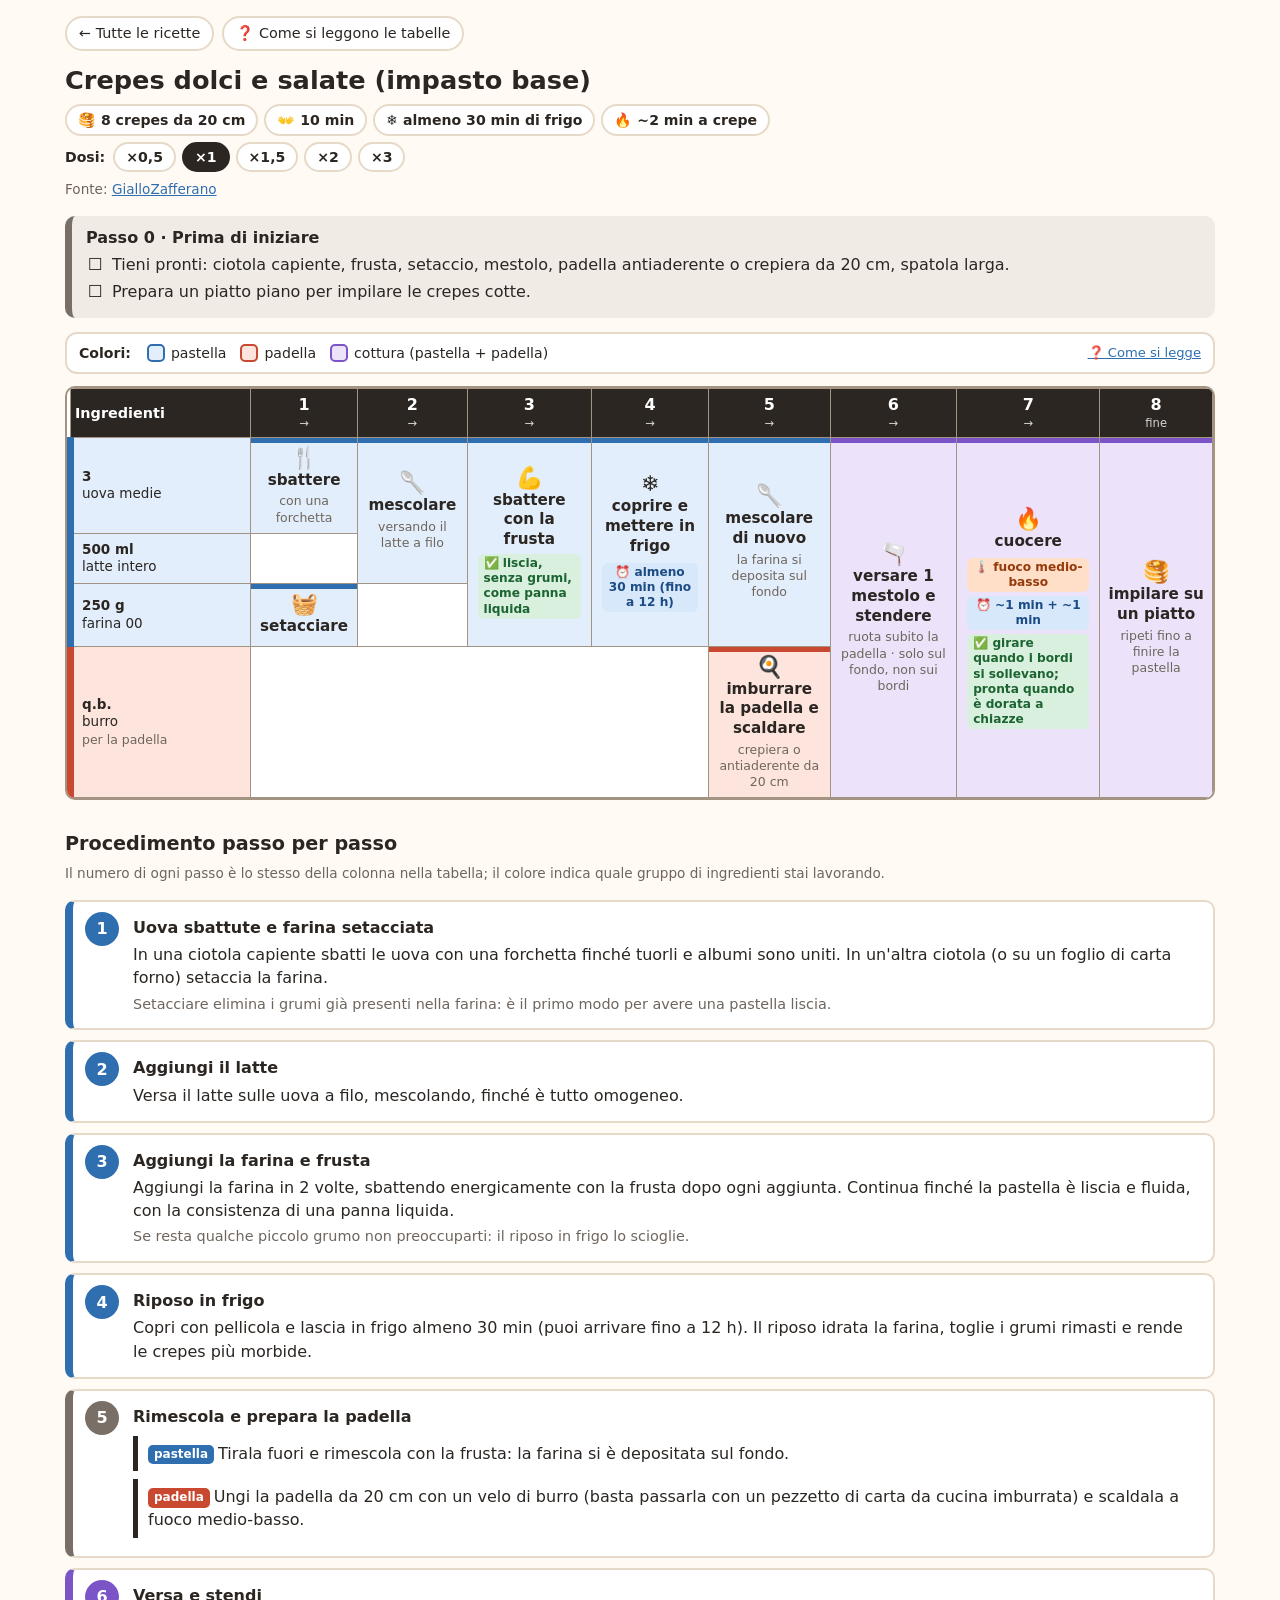
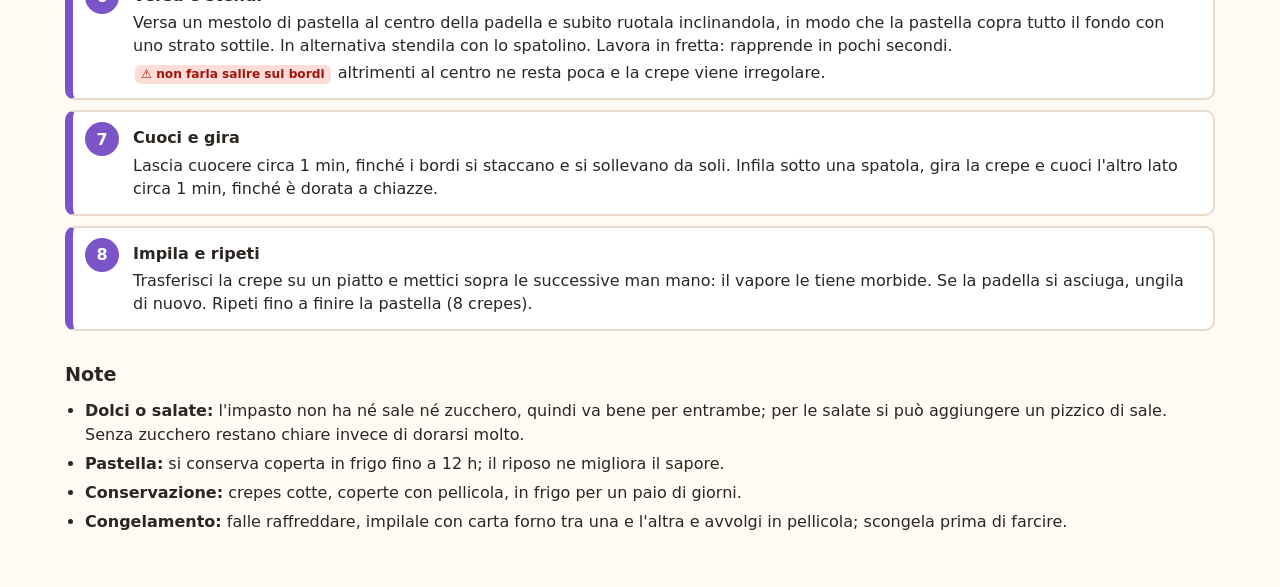
<file: crepes-dolci-e-salate.html>
<!DOCTYPE html>
<html lang="it">
<head>
<meta charset="utf-8">
<meta name="viewport" content="width=device-width, initial-scale=1">
<title>Crepes dolci e salate (impasto base)</title>
<link rel="stylesheet" href="style.css">
<style>
table.ric{min-width:920px}
</style>
</head>
<body>
<div class="wrap">
  <nav class="top"><a href="index.html">← Tutte le ricette</a><a href="come-leggere.html">❓ Come si leggono le tabelle</a></nav>

  <h1>Crepes dolci e salate (impasto base)</h1>
  <div class="badges"><span class="badge">🥞 8 crepes da 20 cm</span><span class="badge">👐 10 min</span><span class="badge">❄️ almeno 30 min di frigo</span><span class="badge">🔥 ~2 min a crepe</span></div>
  <p class="fonte">Fonte: <a href="https://ricette.giallozafferano.it/Crepes-dolci-e-salate.html">GialloZafferano</a></p>

  <div class="prima">
    <h3>Passo 0 · Prima di iniziare</h3>
    <ul><li>Tieni pronti: ciotola capiente, frusta, setaccio, mestolo, padella antiaderente o crepiera da 20 cm, spatola larga.</li><li>Prepara un piatto piano per impilare le crepes cotte.</li></ul>
  </div>

  <div class="legenda"><b>Colori:</b><span class="lg c-blu"><i></i>pastella</span><span class="lg c-rosso"><i></i>padella</span><span class="lg c-viola"><i></i>cottura (pastella + padella)</span><span class="lg-help"><a href="come-leggere.html">❓ Come si legge</a></span></div>

  <div class="scroll">
  <table class="ric">
<tr><th class="ing-h">Ingredienti</th><th>1<small>→</small></th><th>2<small>→</small></th><th>3<small>→</small></th><th>4<small>→</small></th><th>5<small>→</small></th><th>6<small>→</small></th><th>7<small>→</small></th><th>8<small>fine</small></th></tr>
<tr><td class="ing c-blu"><span class="q">3</span>uova medie</td><td class="act c-blu"><span class="ico">🍴</span><b>sbattere</b><span class="nota">con una forchetta</span></td><td class="act c-blu" rowspan="2"><span class="ico">🥄</span><b>mescolare</b><span class="nota">versando il latte a filo</span></td><td class="act c-blu" rowspan="3"><span class="ico">💪</span><b>sbattere con la frusta</b><span class="chip ok">✅ liscia, senza grumi, come panna liquida</span></td><td class="act c-blu" rowspan="3"><span class="ico">❄️</span><b>coprire e mettere in frigo</b><span class="chip t">⏰ almeno 30 min (fino a 12 h)</span></td><td class="act c-blu" rowspan="3"><span class="ico">🥄</span><b>mescolare di nuovo</b><span class="nota">la farina si deposita sul fondo</span></td><td class="act c-viola" rowspan="4"><span class="ico">🫗</span><b>versare 1 mestolo e stendere</b><span class="nota">ruota subito la padella · solo sul fondo, non sui bordi</span></td><td class="act c-viola" rowspan="4"><span class="ico">🔥</span><b>cuocere</b><span class="chip temp">🌡️ fuoco medio-basso</span><span class="chip t">⏰ ~1 min + ~1 min</span><span class="chip ok">✅ girare quando i bordi si sollevano; pronta quando è dorata a chiazze</span></td><td class="act c-viola" rowspan="4"><span class="ico">🥞</span><b>impilare su un piatto</b><span class="nota">ripeti fino a finire la pastella</span></td></tr>
<tr><td class="ing c-blu"><span class="q">500 ml</span>latte intero</td><td class="empty"></td></tr>
<tr><td class="ing c-blu"><span class="q">250 g</span>farina 00</td><td class="act c-blu"><span class="ico">🧺</span><b>setacciare</b></td><td class="empty"></td></tr>
<tr><td class="ing c-rosso"><span class="q">q.b.</span>burro<small>per la padella</small></td><td class="empty" colspan="4"></td><td class="act c-rosso"><span class="ico">🍳</span><b>imburrare la padella e scaldare</b><span class="nota">crepiera o antiaderente da 20 cm</span></td></tr>
  </table>
  </div>
  <p class="hint">👉 Scorri la tabella di lato: la colonna degli ingredienti resta ferma.</p>

  <h2>Procedimento passo per passo</h2>
  <p class="fonte" style="margin-top:-4px">Il numero di ogni passo è lo stesso della colonna nella tabella; il colore indica quale gruppo di ingredienti stai lavorando.</p>
  <ol class="passi">
<li class="passo c-blu"><span class="n">1</span><div><h3>Uova sbattute e farina setacciata</h3><p>In una ciotola capiente sbatti le uova con una forchetta finché tuorli e albumi sono uniti. In un'altra ciotola (o su un foglio di carta forno) setaccia la farina.</p><p class='perche'>Setacciare elimina i grumi già presenti nella farina: è il primo modo per avere una pastella liscia.</p></div></li>
<li class="passo c-blu"><span class="n">2</span><div><h3>Aggiungi il latte</h3><p>Versa il latte sulle uova a filo, mescolando, finché è tutto omogeneo.</p></div></li>
<li class="passo c-blu"><span class="n">3</span><div><h3>Aggiungi la farina e frusta</h3><p>Aggiungi la farina in 2 volte, sbattendo energicamente con la frusta dopo ogni aggiunta. Continua finché la pastella è liscia e fluida, con la consistenza di una panna liquida.</p><p class='perche'>Se resta qualche piccolo grumo non preoccuparti: il riposo in frigo lo scioglie.</p></div></li>
<li class="passo c-blu"><span class="n">4</span><div><h3>Riposo in frigo</h3><p>Copri con pellicola e lascia in frigo almeno 30 min (puoi arrivare fino a 12 h). Il riposo idrata la farina, toglie i grumi rimasti e rende le crepes più morbide.</p></div></li>
<li class="passo c-grigio"><span class="n">5</span><div><h3>Rimescola e prepara la padella</h3><div class="sub c-blu"><p><span class="tag c-blu">pastella</span>Tirala fuori e rimescola con la frusta: la farina si è depositata sul fondo.</p></div><div class="sub c-rosso"><p><span class="tag c-rosso">padella</span>Ungi la padella da 20 cm con un velo di burro (basta passarla con un pezzetto di carta da cucina imburrata) e scaldala a fuoco medio-basso.</p></div></div></li>
<li class="passo c-viola"><span class="n">6</span><div><h3>Versa e stendi</h3><p>Versa un mestolo di pastella al centro della padella e subito ruotala inclinandola, in modo che la pastella copra tutto il fondo con uno strato sottile. In alternativa stendila con lo spatolino. Lavora in fretta: rapprende in pochi secondi.</p><p><span class="chip warn">⚠️ non farla salire sui bordi</span> altrimenti al centro ne resta poca e la crepe viene irregolare.</p></div></li>
<li class="passo c-viola"><span class="n">7</span><div><h3>Cuoci e gira</h3><p>Lascia cuocere circa 1 min, finché i bordi si staccano e si sollevano da soli. Infila sotto una spatola, gira la crepe e cuoci l'altro lato circa 1 min, finché è dorata a chiazze.</p></div></li>
<li class="passo c-viola"><span class="n">8</span><div><h3>Impila e ripeti</h3><p>Trasferisci la crepe su un piatto e mettici sopra le successive man mano: il vapore le tiene morbide. Se la padella si asciuga, ungila di nuovo. Ripeti fino a finire la pastella (8 crepes).</p></div></li>
  </ol>

  <h2>Note</h2>
  <ul class="note"><li><b>Dolci o salate:</b> l'impasto non ha né sale né zucchero, quindi va bene per entrambe; per le salate si può aggiungere un pizzico di sale. Senza zucchero restano chiare invece di dorarsi molto.</li><li><b>Pastella:</b> si conserva coperta in frigo fino a 12 h; il riposo ne migliora il sapore.</li><li><b>Conservazione:</b> crepes cotte, coperte con pellicola, in frigo per un paio di giorni.</li><li><b>Congelamento:</b> falle raffreddare, impilale con carta forno tra una e l'altra e avvolgi in pellicola; scongela prima di farcire.</li></ul>
</div>
<script src="scala.js"></script>
</body>
</html>
</file>
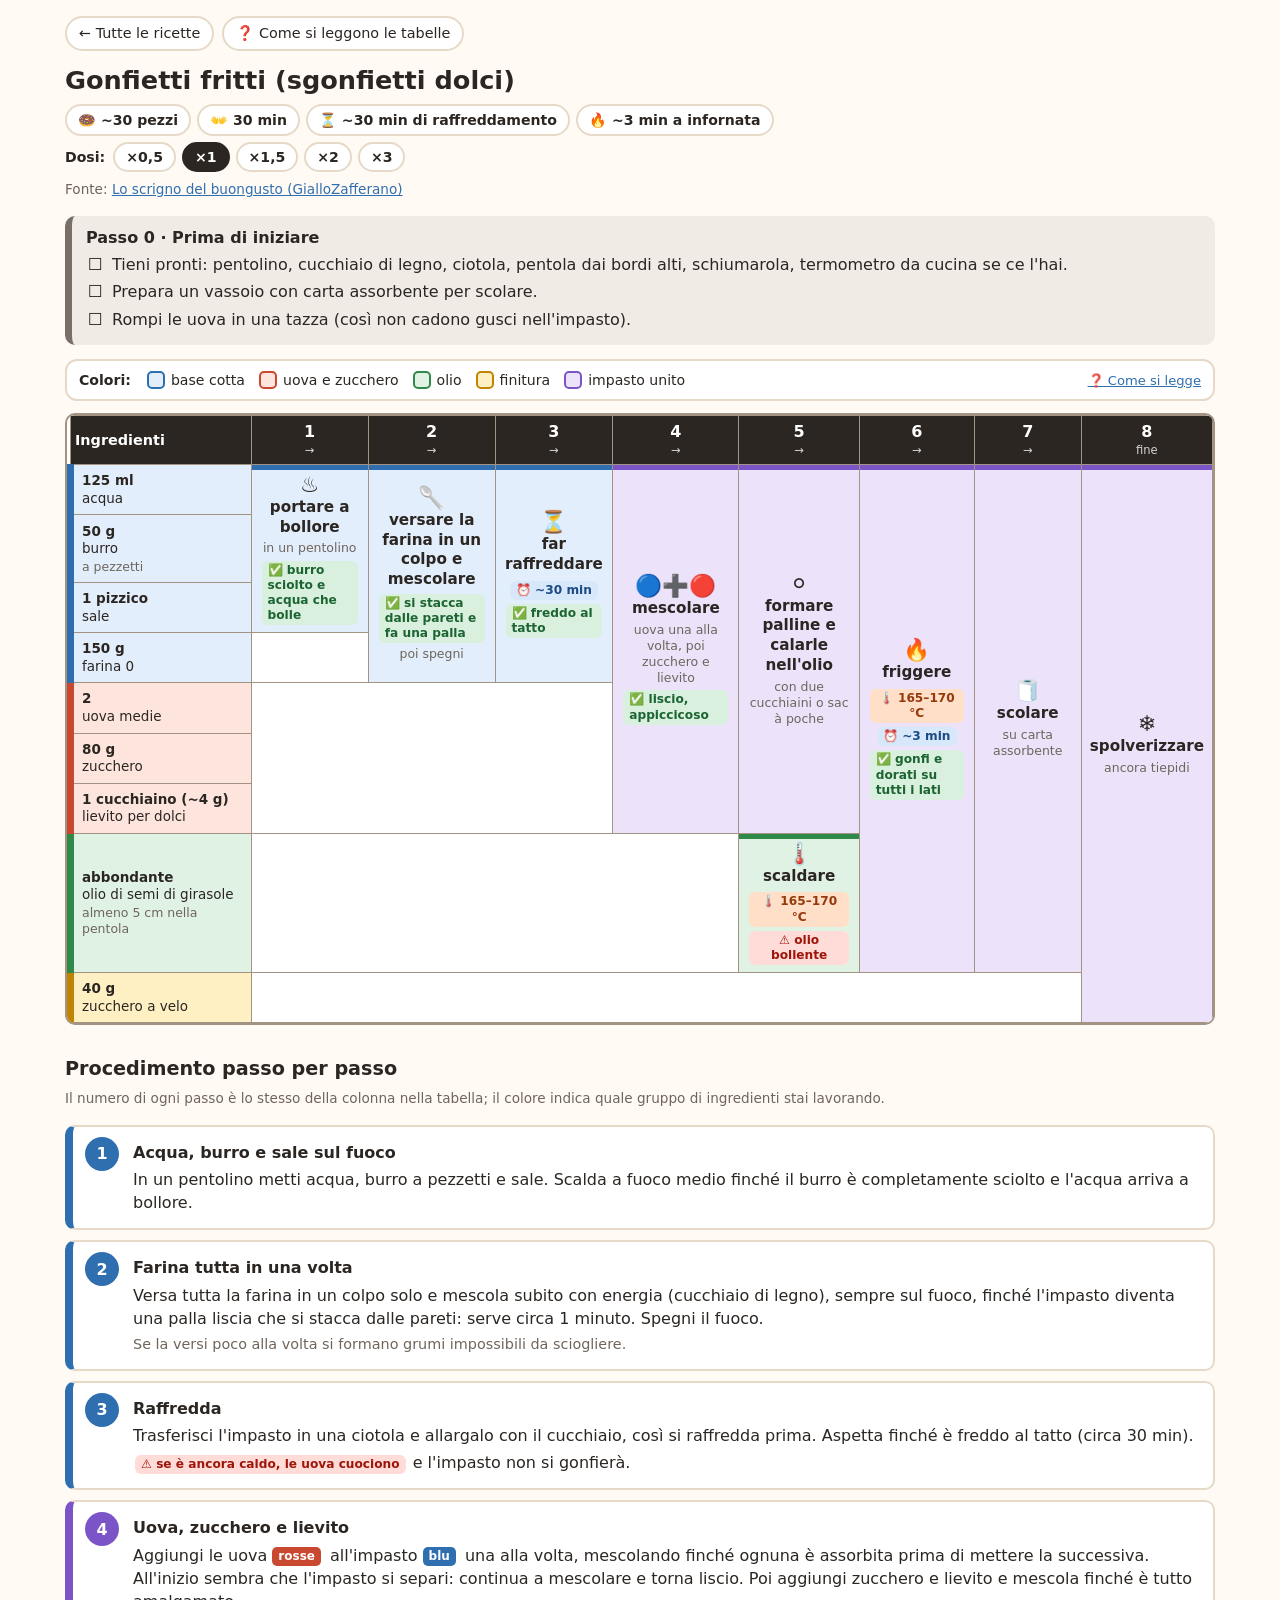
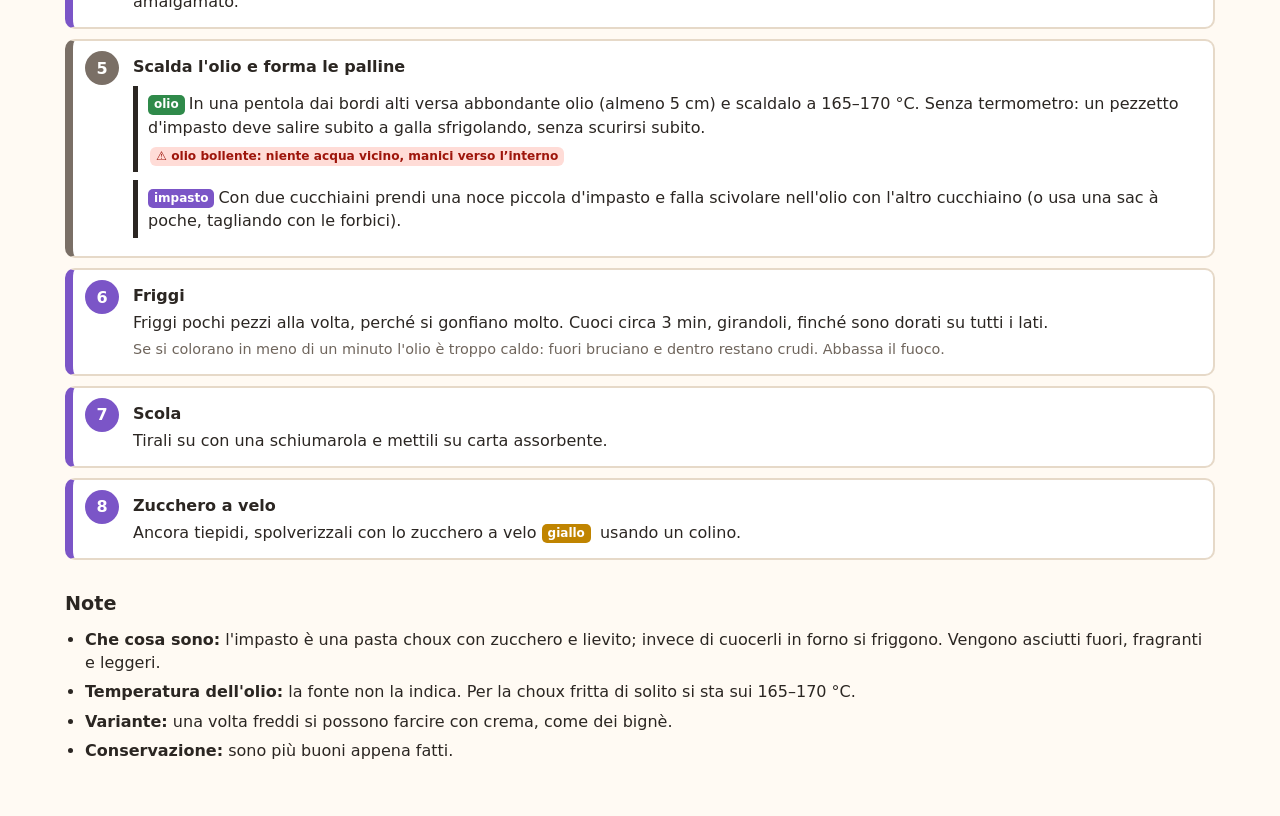
<file: gonfietti-fritti.html>
<!DOCTYPE html>
<html lang="it">
<head>
<meta charset="utf-8">
<meta name="viewport" content="width=device-width, initial-scale=1">
<title>Gonfietti fritti (sgonfietti dolci)</title>
<link rel="stylesheet" href="style.css">
<style>
table.ric{min-width:920px}
</style>
</head>
<body>
<div class="wrap">
  <nav class="top"><a href="index.html">← Tutte le ricette</a><a href="come-leggere.html">❓ Come si leggono le tabelle</a></nav>

  <h1>Gonfietti fritti (sgonfietti dolci)</h1>
  <div class="badges"><span class="badge">🍩 ~30 pezzi</span><span class="badge">👐 30 min</span><span class="badge">⏳ ~30 min di raffreddamento</span><span class="badge">🔥 ~3 min a infornata</span></div>
  <p class="fonte">Fonte: <a href="https://blog.giallozafferano.it/loscrignodelbuongusto/sgonfietti-dolci-fritti/">Lo scrigno del buongusto (GialloZafferano)</a></p>

  <div class="prima">
    <h3>Passo 0 · Prima di iniziare</h3>
    <ul><li>Tieni pronti: pentolino, cucchiaio di legno, ciotola, pentola dai bordi alti, schiumarola, termometro da cucina se ce l'hai.</li><li>Prepara un vassoio con carta assorbente per scolare.</li><li>Rompi le uova in una tazza (così non cadono gusci nell'impasto).</li></ul>
  </div>

  <div class="legenda"><b>Colori:</b><span class="lg c-blu"><i></i>base cotta</span><span class="lg c-rosso"><i></i>uova e zucchero</span><span class="lg c-verde"><i></i>olio</span><span class="lg c-giallo"><i></i>finitura</span><span class="lg c-viola"><i></i>impasto unito</span><span class="lg-help"><a href="come-leggere.html">❓ Come si legge</a></span></div>

  <div class="scroll">
  <table class="ric">
<tr><th class="ing-h">Ingredienti</th><th>1<small>→</small></th><th>2<small>→</small></th><th>3<small>→</small></th><th>4<small>→</small></th><th>5<small>→</small></th><th>6<small>→</small></th><th>7<small>→</small></th><th>8<small>fine</small></th></tr>
<tr><td class="ing c-blu"><span class="q">125 ml</span>acqua</td><td class="act c-blu" rowspan="3"><span class="ico">♨️</span><b>portare a bollore</b><span class="nota">in un pentolino</span><span class="chip ok">✅ burro sciolto e acqua che bolle</span></td><td class="act c-blu" rowspan="4"><span class="ico">🥄</span><b>versare la farina in un colpo e mescolare</b><span class="chip ok">✅ si stacca dalle pareti e fa una palla</span><span class="nota">poi spegni</span></td><td class="act c-blu" rowspan="4"><span class="ico">⏳</span><b>far raffreddare</b><span class="chip t">⏰ ~30 min</span><span class="chip ok">✅ freddo al tatto</span></td><td class="act c-viola" rowspan="7"><span class="ico">🔵➕🔴</span><b>mescolare</b><span class="nota">uova una alla volta, poi zucchero e lievito</span><span class="chip ok">✅ liscio, appiccicoso</span></td><td class="act c-viola" rowspan="7"><span class="ico">⚪</span><b>formare palline e calarle nell'olio</b><span class="nota">con due cucchiaini o sac à poche</span></td><td class="act c-viola" rowspan="8"><span class="ico">🔥</span><b>friggere</b><span class="chip temp">🌡️ 165–170 °C</span><span class="chip t">⏰ ~3 min</span><span class="chip ok">✅ gonfi e dorati su tutti i lati</span></td><td class="act c-viola" rowspan="8"><span class="ico">🧻</span><b>scolare</b><span class="nota">su carta assorbente</span></td><td class="act c-viola" rowspan="9"><span class="ico">❄️</span><b>spolverizzare</b><span class="nota">ancora tiepidi</span></td></tr>
<tr><td class="ing c-blu"><span class="q">50 g</span>burro<small>a pezzetti</small></td></tr>
<tr><td class="ing c-blu"><span class="q">1 pizzico</span>sale</td></tr>
<tr><td class="ing c-blu"><span class="q">150 g</span>farina 0</td><td class="empty"></td></tr>
<tr><td class="ing c-rosso"><span class="q">2</span>uova medie</td><td class="empty" rowspan="3" colspan="3"></td></tr>
<tr><td class="ing c-rosso"><span class="q">80 g</span>zucchero</td></tr>
<tr><td class="ing c-rosso"><span class="q">1 cucchiaino (~4 g)</span>lievito per dolci</td></tr>
<tr><td class="ing c-verde"><span class="q">abbondante</span>olio di semi di girasole<small>almeno 5 cm nella pentola</small></td><td class="empty" colspan="4"></td><td class="act c-verde"><span class="ico">🌡️</span><b>scaldare</b><span class="chip temp">🌡️ 165–170 °C</span><span class="chip warn">⚠️ olio bollente</span></td></tr>
<tr><td class="ing c-giallo"><span class="q">40 g</span>zucchero a velo</td><td class="empty" colspan="7"></td></tr>
  </table>
  </div>
  <p class="hint">👉 Scorri la tabella di lato: la colonna degli ingredienti resta ferma.</p>

  <h2>Procedimento passo per passo</h2>
  <p class="fonte" style="margin-top:-4px">Il numero di ogni passo è lo stesso della colonna nella tabella; il colore indica quale gruppo di ingredienti stai lavorando.</p>
  <ol class="passi">
<li class="passo c-blu"><span class="n">1</span><div><h3>Acqua, burro e sale sul fuoco</h3><p>In un pentolino metti acqua, burro a pezzetti e sale. Scalda a fuoco medio finché il burro è completamente sciolto e l'acqua arriva a bollore.</p></div></li>
<li class="passo c-blu"><span class="n">2</span><div><h3>Farina tutta in una volta</h3><p>Versa tutta la farina in un colpo solo e mescola subito con energia (cucchiaio di legno), sempre sul fuoco, finché l'impasto diventa una palla liscia che si stacca dalle pareti: serve circa 1 minuto. Spegni il fuoco.</p><p class='perche'>Se la versi poco alla volta si formano grumi impossibili da sciogliere.</p></div></li>
<li class="passo c-blu"><span class="n">3</span><div><h3>Raffredda</h3><p>Trasferisci l'impasto in una ciotola e allargalo con il cucchiaio, così si raffredda prima. Aspetta finché è freddo al tatto (circa 30 min).</p><p><span class="chip warn">⚠️ se è ancora caldo, le uova cuociono</span> e l'impasto non si gonfierà.</p></div></li>
<li class="passo c-viola"><span class="n">4</span><div><h3>Uova, zucchero e lievito</h3><p>Aggiungi le uova <span class="tag c-rosso">rosse</span> all'impasto <span class="tag c-blu">blu</span> una alla volta, mescolando finché ognuna è assorbita prima di mettere la successiva. All'inizio sembra che l'impasto si separi: continua a mescolare e torna liscio. Poi aggiungi zucchero e lievito e mescola finché è tutto amalgamato.</p></div></li>
<li class="passo c-grigio"><span class="n">5</span><div><h3>Scalda l'olio e forma le palline</h3><div class="sub c-verde"><p><span class="tag c-verde">olio</span>In una pentola dai bordi alti versa abbondante olio (almeno 5 cm) e scaldalo a 165–170 °C. Senza termometro: un pezzetto d'impasto deve salire subito a galla sfrigolando, senza scurirsi subito.</p><p><span class="chip warn">⚠️ olio bollente: niente acqua vicino, manici verso l’interno</span></p></div><div class="sub c-viola"><p><span class="tag c-viola">impasto</span>Con due cucchiaini prendi una noce piccola d'impasto e falla scivolare nell'olio con l'altro cucchiaino (o usa una sac à poche, tagliando con le forbici).</p></div></div></li>
<li class="passo c-viola"><span class="n">6</span><div><h3>Friggi</h3><p>Friggi pochi pezzi alla volta, perché si gonfiano molto. Cuoci circa 3 min, girandoli, finché sono dorati su tutti i lati.</p><p class='perche'>Se si colorano in meno di un minuto l'olio è troppo caldo: fuori bruciano e dentro restano crudi. Abbassa il fuoco.</p></div></li>
<li class="passo c-viola"><span class="n">7</span><div><h3>Scola</h3><p>Tirali su con una schiumarola e mettili su carta assorbente.</p></div></li>
<li class="passo c-viola"><span class="n">8</span><div><h3>Zucchero a velo</h3><p>Ancora tiepidi, spolverizzali con lo zucchero a velo <span class="tag c-giallo">giallo</span> usando un colino.</p></div></li>
  </ol>

  <h2>Note</h2>
  <ul class="note"><li><b>Che cosa sono:</b> l'impasto è una pasta choux con zucchero e lievito; invece di cuocerli in forno si friggono. Vengono asciutti fuori, fragranti e leggeri.</li><li><b>Temperatura dell'olio:</b> la fonte non la indica. Per la choux fritta di solito si sta sui 165–170 °C.</li><li><b>Variante:</b> una volta freddi si possono farcire con crema, come dei bignè.</li><li><b>Conservazione:</b> sono più buoni appena fatti.</li></ul>
</div>
<script src="scala.js"></script>
</body>
</html>
</file>
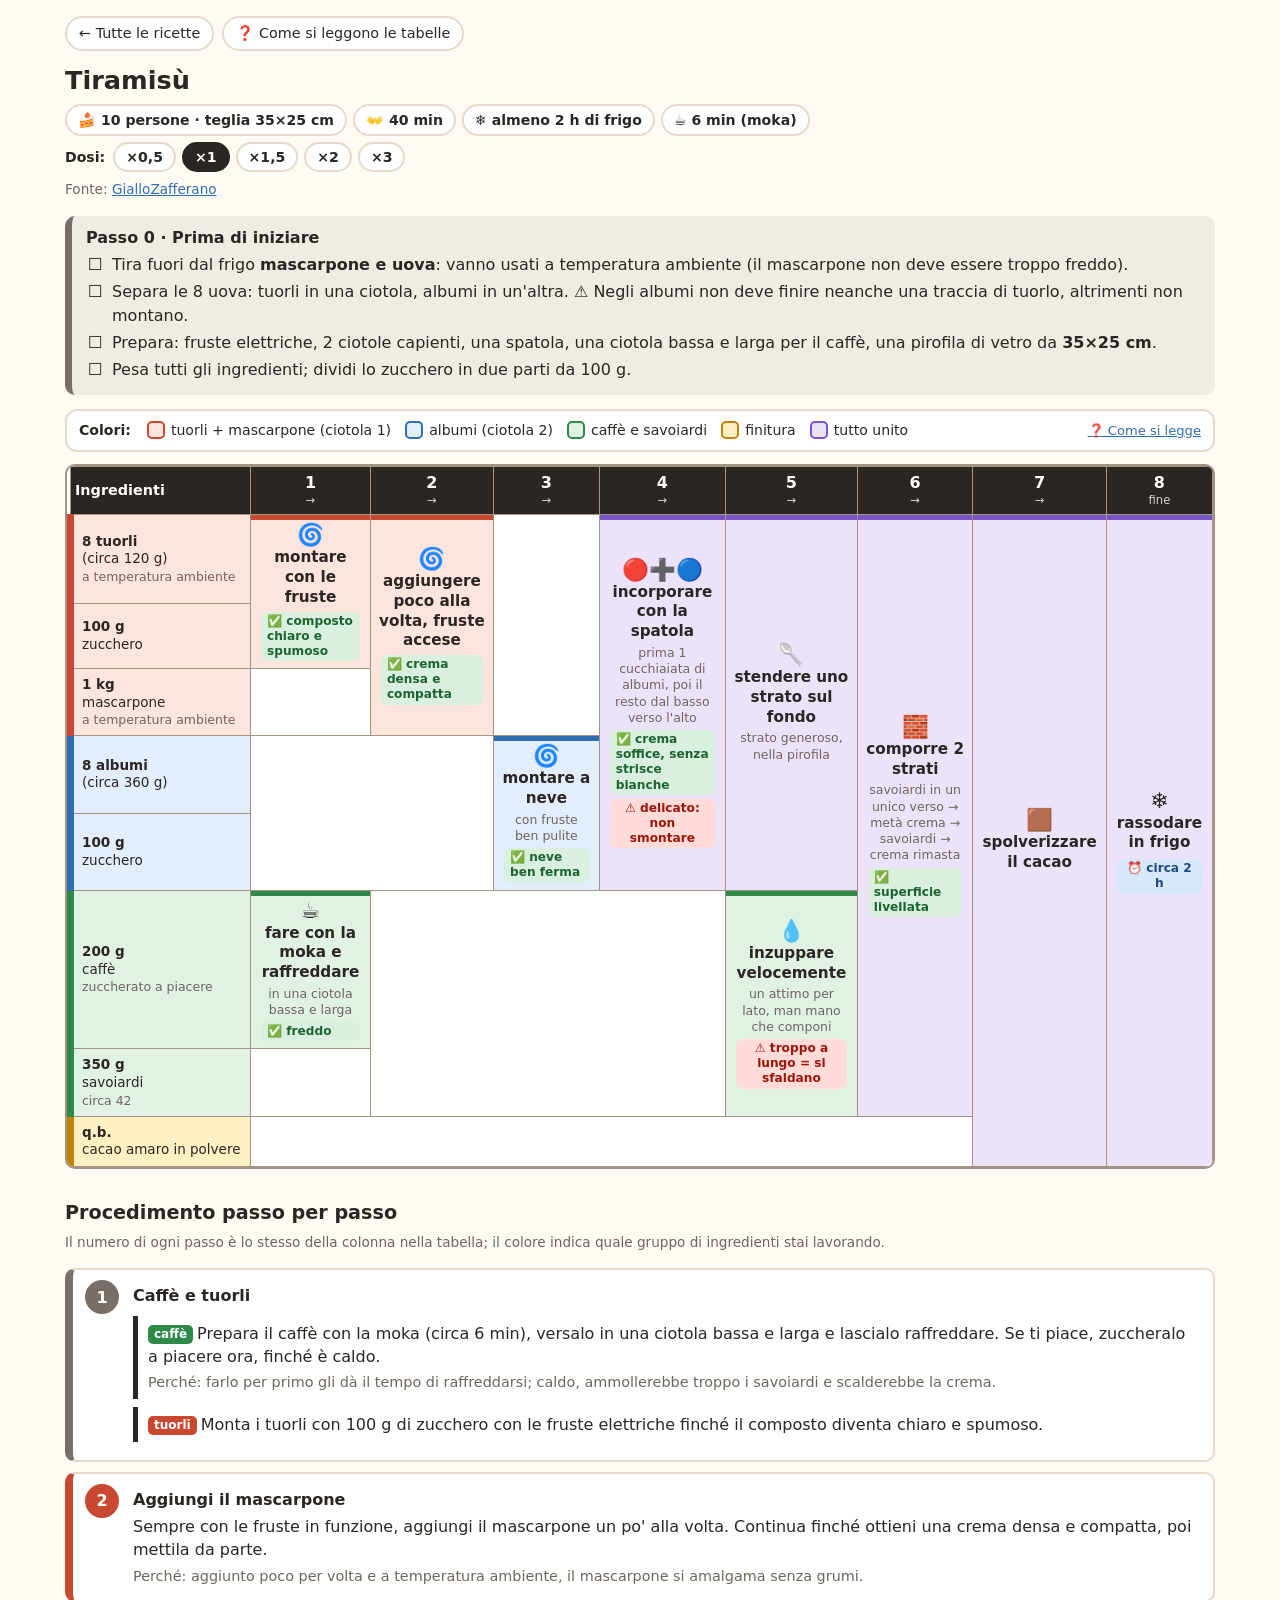
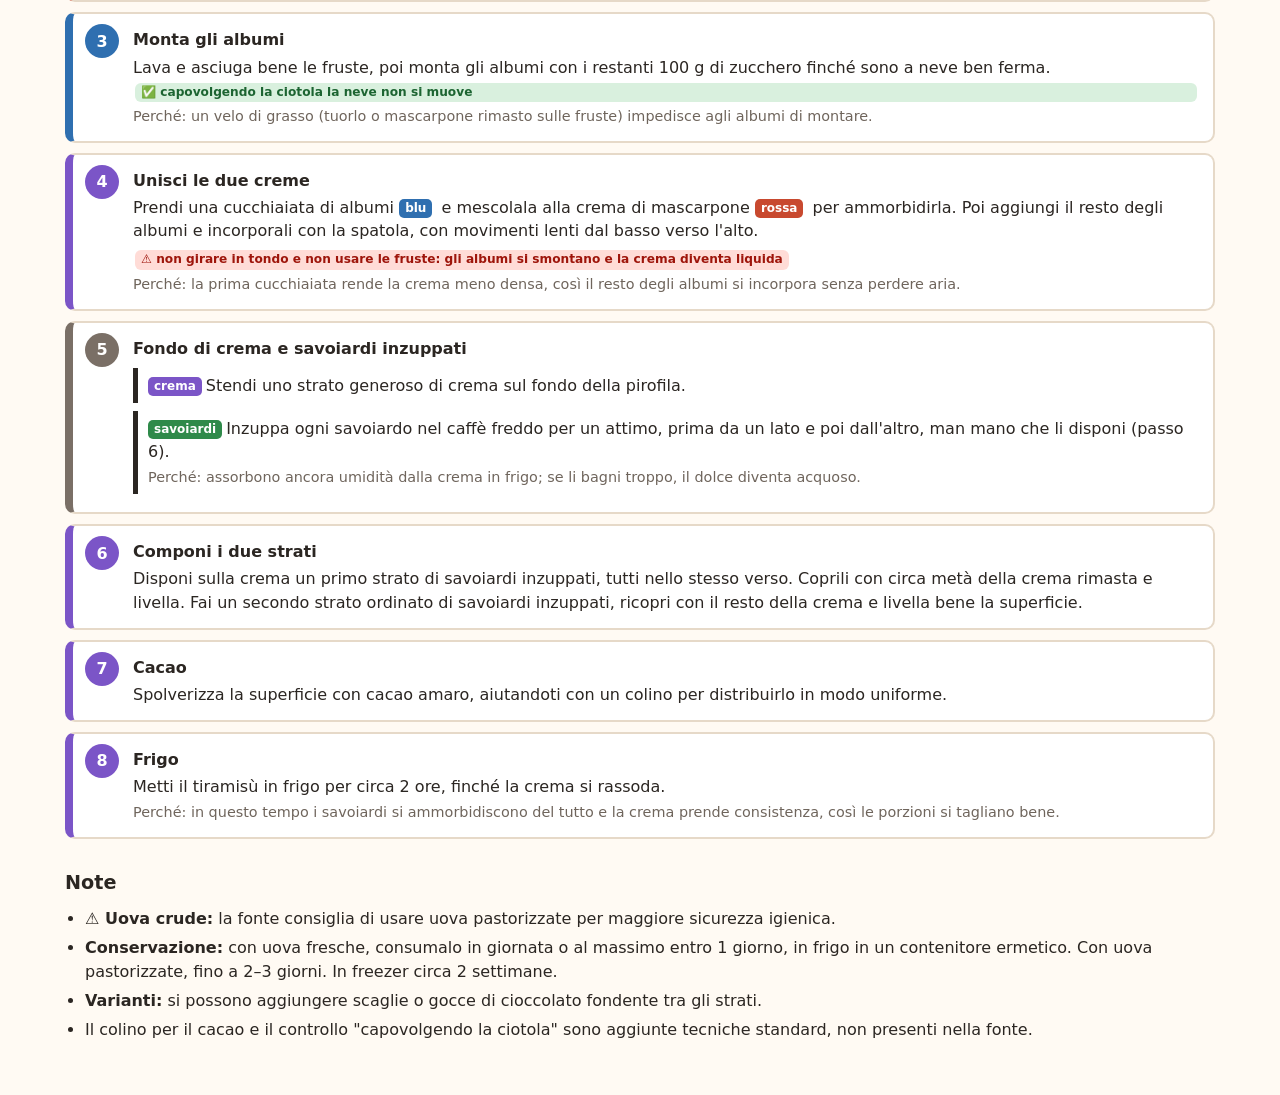
<file: tiramisu.html>
<!DOCTYPE html>
<html lang="it">
<head>
<meta charset="utf-8">
<meta name="viewport" content="width=device-width, initial-scale=1">
<title>Tiramisù</title>
<link rel="stylesheet" href="style.css">
</head>
<body>
<div class="wrap">
  <nav class="top"><a href="index.html">← Tutte le ricette</a><a href="come-leggere.html">❓ Come si leggono le tabelle</a></nav>

  <h1>Tiramisù</h1>
  <div class="badges"><span class="badge">🍰 10 persone · teglia 35×25 cm</span><span class="badge">👐 40 min</span><span class="badge">❄️ almeno 2 h di frigo</span><span class="badge">☕ 6 min (moka)</span></div>
  <p class="fonte">Fonte: <a href="https://ricette.giallozafferano.it/Tiramisu.html">GialloZafferano</a></p>

  <div class="prima">
    <h3>Passo 0 · Prima di iniziare</h3>
    <ul>
      <li>Tira fuori dal frigo <b>mascarpone e uova</b>: vanno usati a temperatura ambiente (il mascarpone non deve essere troppo freddo).</li>
      <li>Separa le 8 uova: tuorli in una ciotola, albumi in un'altra. ⚠️ Negli albumi non deve finire neanche una traccia di tuorlo, altrimenti non montano.</li>
      <li>Prepara: fruste elettriche, 2 ciotole capienti, una spatola, una ciotola bassa e larga per il caffè, una pirofila di vetro da <b>35×25 cm</b>.</li>
      <li>Pesa tutti gli ingredienti; dividi lo zucchero in due parti da 100 g.</li>
    </ul>
  </div>

  <div class="legenda"><b>Colori:</b><span class="lg c-rosso"><i></i>tuorli + mascarpone (ciotola 1)</span><span class="lg c-blu"><i></i>albumi (ciotola 2)</span><span class="lg c-verde"><i></i>caffè e savoiardi</span><span class="lg c-giallo"><i></i>finitura</span><span class="lg c-viola"><i></i>tutto unito</span><span class="lg-help"><a href="come-leggere.html">❓ Come si legge</a></span></div>

  <div class="scroll">
  <table class="ric">
<tr><th class="ing-h">Ingredienti</th><th>1<small>→</small></th><th>2<small>→</small></th><th>3<small>→</small></th><th>4<small>→</small></th><th>5<small>→</small></th><th>6<small>→</small></th><th>7<small>→</small></th><th>8<small>fine</small></th></tr>
<tr><td class="ing c-rosso"><span class="q">8 tuorli</span><span class="sc">(circa 120 g)</span><small>a temperatura ambiente</small></td><td class="act c-rosso" rowspan="2"><span class="ico">🌀</span><b>montare con le fruste</b><span class="chip ok">✅ composto chiaro e spumoso</span></td><td class="act c-rosso" rowspan="3"><span class="ico">🌀</span><b>aggiungere poco alla volta, fruste accese</b><span class="chip ok">✅ crema densa e compatta</span></td><td class="empty" rowspan="3"></td><td class="act c-viola" rowspan="5"><span class="ico">🔴➕🔵</span><b>incorporare con la spatola</b><span class="nota">prima 1 cucchiaiata di albumi, poi il resto dal basso verso l'alto</span><span class="chip ok">✅ crema soffice, senza strisce bianche</span><span class="chip warn">⚠️ delicato: non smontare</span></td><td class="act c-viola" rowspan="5"><span class="ico">🥄</span><b>stendere uno strato sul fondo</b><span class="nota">strato generoso, nella pirofila</span></td><td class="act c-viola" rowspan="7"><span class="ico">🧱</span><b>comporre 2 strati</b><span class="nota">savoiardi in un unico verso → metà crema → savoiardi → crema rimasta</span><span class="chip ok">✅ superficie livellata</span></td><td class="act c-viola" rowspan="8"><span class="ico">🟫</span><b>spolverizzare il cacao</b></td><td class="act c-viola" rowspan="8"><span class="ico">❄️</span><b>rassodare in frigo</b><span class="chip t">⏰ circa 2 h</span></td></tr>
<tr><td class="ing c-rosso"><span class="q">100 g</span>zucchero</td></tr>
<tr><td class="ing c-rosso"><span class="q">1 kg</span>mascarpone<small>a temperatura ambiente</small></td><td class="empty"></td></tr>
<tr><td class="ing c-blu"><span class="q">8 albumi</span><span class="sc">(circa 360 g)</span></td><td class="empty" rowspan="2" colspan="2"></td><td class="act c-blu" rowspan="2"><span class="ico">🌀</span><b>montare a neve</b><span class="nota">con fruste ben pulite</span><span class="chip ok">✅ neve ben ferma</span></td></tr>
<tr><td class="ing c-blu"><span class="q">100 g</span>zucchero</td></tr>
<tr><td class="ing c-verde"><span class="q">200 g</span>caffè<small>zuccherato a piacere</small></td><td class="act c-verde"><span class="ico">☕</span><b>fare con la moka e raffreddare</b><span class="nota">in una ciotola bassa e larga</span><span class="chip ok">✅ freddo</span></td><td class="empty" rowspan="2" colspan="3"></td><td class="act c-verde" rowspan="2"><span class="ico">💧</span><b>inzuppare velocemente</b><span class="nota">un attimo per lato, man mano che componi</span><span class="chip warn">⚠️ troppo a lungo = si sfaldano</span></td></tr>
<tr><td class="ing c-verde"><span class="q">350 g</span>savoiardi<small class="sc">circa 42</small></td><td class="empty"></td></tr>
<tr><td class="ing c-giallo"><span class="q">q.b.</span>cacao amaro in polvere</td><td class="empty" colspan="6"></td></tr>
  </table>
  </div>
  <p class="hint">👉 Scorri la tabella di lato: la colonna degli ingredienti resta ferma.</p>

  <h2>Procedimento passo per passo</h2>
  <p class="fonte" style="margin-top:-4px">Il numero di ogni passo è lo stesso della colonna nella tabella; il colore indica quale gruppo di ingredienti stai lavorando.</p>
  <ol class="passi">
<li class="passo c-grigio"><span class="n">1</span><div><h3>Caffè e tuorli</h3><div class="sub c-verde"><p><span class="tag c-verde">caffè</span>Prepara il caffè con la moka (circa 6 min), versalo in una ciotola bassa e larga e lascialo raffreddare. Se ti piace, zuccheralo a piacere ora, finché è caldo.</p><p class="perche">Perché: farlo per primo gli dà il tempo di raffreddarsi; caldo, ammollerebbe troppo i savoiardi e scalderebbe la crema.</p></div><div class="sub c-rosso"><p><span class="tag c-rosso">tuorli</span>Monta i tuorli con 100 g di zucchero con le fruste elettriche finché il composto diventa chiaro e spumoso.</p></div></div></li>
<li class="passo c-rosso"><span class="n">2</span><div><h3>Aggiungi il mascarpone</h3><p>Sempre con le fruste in funzione, aggiungi il mascarpone un po' alla volta. Continua finché ottieni una crema densa e compatta, poi mettila da parte.</p><p class="perche">Perché: aggiunto poco per volta e a temperatura ambiente, il mascarpone si amalgama senza grumi.</p></div></li>
<li class="passo c-blu"><span class="n">3</span><div><h3>Monta gli albumi</h3><p>Lava e asciuga bene le fruste, poi monta gli albumi con i restanti 100 g di zucchero finché sono a neve ben ferma.</p><p><span class="chip ok">✅ capovolgendo la ciotola la neve non si muove</span></p><p class="perche">Perché: un velo di grasso (tuorlo o mascarpone rimasto sulle fruste) impedisce agli albumi di montare.</p></div></li>
<li class="passo c-viola"><span class="n">4</span><div><h3>Unisci le due creme</h3><p>Prendi una cucchiaiata di albumi <span class="tag c-blu">blu</span> e mescolala alla crema di mascarpone <span class="tag c-rosso">rossa</span> per ammorbidirla. Poi aggiungi il resto degli albumi e incorporali con la spatola, con movimenti lenti dal basso verso l'alto.</p><p><span class="chip warn">⚠️ non girare in tondo e non usare le fruste: gli albumi si smontano e la crema diventa liquida</span></p><p class="perche">Perché: la prima cucchiaiata rende la crema meno densa, così il resto degli albumi si incorpora senza perdere aria.</p></div></li>
<li class="passo c-grigio"><span class="n">5</span><div><h3>Fondo di crema e savoiardi inzuppati</h3><div class="sub c-viola"><p><span class="tag c-viola">crema</span>Stendi uno strato generoso di crema sul fondo della pirofila.</p></div><div class="sub c-verde"><p><span class="tag c-verde">savoiardi</span>Inzuppa ogni savoiardo nel caffè freddo per un attimo, prima da un lato e poi dall'altro, man mano che li disponi (passo 6).</p><p class="perche">Perché: assorbono ancora umidità dalla crema in frigo; se li bagni troppo, il dolce diventa acquoso.</p></div></div></li>
<li class="passo c-viola"><span class="n">6</span><div><h3>Componi i due strati</h3><p>Disponi sulla crema un primo strato di savoiardi inzuppati, tutti nello stesso verso. Coprili con circa metà della crema rimasta e livella. Fai un secondo strato ordinato di savoiardi inzuppati, ricopri con il resto della crema e livella bene la superficie.</p></div></li>
<li class="passo c-viola"><span class="n">7</span><div><h3>Cacao</h3><p>Spolverizza la superficie con cacao amaro, aiutandoti con un colino per distribuirlo in modo uniforme.</p></div></li>
<li class="passo c-viola"><span class="n">8</span><div><h3>Frigo</h3><p>Metti il tiramisù in frigo per circa 2 ore, finché la crema si rassoda.</p><p class="perche">Perché: in questo tempo i savoiardi si ammorbidiscono del tutto e la crema prende consistenza, così le porzioni si tagliano bene.</p></div></li>
  </ol>

  <h2>Note</h2>
  <ul class="note">
    <li><b>⚠️ Uova crude:</b> la fonte consiglia di usare uova pastorizzate per maggiore sicurezza igienica.</li>
    <li><b>Conservazione:</b> con uova fresche, consumalo in giornata o al massimo entro 1 giorno, in frigo in un contenitore ermetico. Con uova pastorizzate, fino a 2–3 giorni. In freezer circa 2 settimane.</li>
    <li><b>Varianti:</b> si possono aggiungere scaglie o gocce di cioccolato fondente tra gli strati.</li>
    <li>Il colino per il cacao e il controllo "capovolgendo la ciotola" sono aggiunte tecniche standard, non presenti nella fonte.</li>
  </ul>
</div>
<script src="scala.js"></script>
</body>
</html>
</file>
<file: style.css>
/* Stile comune a tutte le pagine del ricettario */
:root{
  --ink:#2b2622; --muted:#6f655c; --bg:#fffaf3; --line:#a39383; --card:#fff; --soft:#f3ece2;
  --blu:#2f6fb0;   --blu-bg:#e2eefb;
  --rosso:#c8492f; --rosso-bg:#fde5de;
  --verde:#2f8a4a; --verde-bg:#e0f2e4;
  --giallo:#c08400;--giallo-bg:#fff0c4;
  --viola:#7b55c7; --viola-bg:#ece3fb;
  --grigio:#7a6f66;--grigio-bg:#f0ebe5;
}
*{box-sizing:border-box}
body{margin:0;padding:16px 12px 48px;background:var(--bg);color:var(--ink);
     font-family:system-ui,-apple-system,"Segoe UI",Roboto,sans-serif;line-height:1.45}
.wrap{max-width:1150px;margin:0 auto}
nav.top{display:flex;flex-wrap:wrap;gap:8px;margin-bottom:14px}
nav.top a{font-size:.9rem;text-decoration:none;color:var(--ink);background:#fff;border:2px solid #e6d9c8;border-radius:999px;padding:5px 12px}
nav.top a:hover{background:var(--soft)}
h1{font-size:1.6rem;margin:0 0 8px;line-height:1.2}
h2{font-size:1.2rem;margin:30px 0 10px}
.badges{display:flex;flex-wrap:wrap;gap:6px;margin:0 0 6px}
.badge{background:#fff;border:2px solid #e6d9c8;border-radius:999px;padding:4px 11px;font-weight:600;font-size:.88rem}
.fonte{color:var(--muted);font-size:.85rem;margin:6px 0 16px}
.fonte a{color:var(--blu)}

/* legenda colori */
.legenda{display:flex;flex-wrap:wrap;gap:6px 14px;align-items:center;background:#fff;border:2px solid #e6d9c8;border-radius:12px;padding:9px 12px;margin:0 0 12px;font-size:.88rem}
.legenda b{margin-right:2px}
.lg{display:inline-flex;align-items:center;gap:6px}
.lg i{display:inline-block;width:18px;height:18px;border-radius:5px;border:2px solid}
.lg.c-blu i{background:var(--blu-bg);border-color:var(--blu)}
.lg.c-rosso i{background:var(--rosso-bg);border-color:var(--rosso)}
.lg.c-verde i{background:var(--verde-bg);border-color:var(--verde)}
.lg.c-giallo i{background:var(--giallo-bg);border-color:var(--giallo)}
.lg.c-viola i{background:var(--viola-bg);border-color:var(--viola)}
.lg.c-grigio i{background:var(--grigio-bg);border-color:var(--grigio)}
.lg-help{margin-left:auto;font-size:.82rem}
.lg-help a{color:var(--blu)}

/* passo 0 */
.prima{background:var(--grigio-bg);border-left:7px solid var(--grigio);border-radius:10px;padding:10px 14px;margin:0 0 14px}
.prima h3{margin:0 0 4px;font-size:1rem}
.prima ul{margin:0;padding-left:0;list-style:none}
.prima li{margin:4px 0;padding-left:26px;position:relative}
.prima li::before{content:"☐";position:absolute;left:2px;top:-1px;font-size:1.05rem}

/* tabella */
.scroll{overflow-x:auto;-webkit-overflow-scrolling:touch;border:2px solid var(--line);border-radius:10px;background:#fff}
table.ric{border-collapse:collapse;font-size:13.5px;line-height:1.3;width:100%}
table.ric td, table.ric th{border:1.5px solid var(--line);padding:7px 8px;vertical-align:middle}
table.ric th{background:var(--ink);color:#fff;font-weight:700;font-size:1rem;text-align:center;padding:6px 4px}
table.ric th small{display:block;font-weight:400;font-size:.72rem;opacity:.8}
table.ric th.ing-h{text-align:left;position:sticky;left:0;z-index:3;font-size:.9rem}
td.ing{text-align:left;min-width:180px;max-width:240px;position:sticky;left:0;z-index:2;background:#fff;box-shadow:2px 0 0 var(--line)}
td.ing .q{display:block;font-weight:800}
td.ing small{display:block;color:var(--muted);font-size:.78rem;margin-top:1px}
td.act{text-align:center;min-width:104px}
td.act .ico{display:block;font-size:1.35rem;line-height:1.2}
td.act b{display:block;font-size:.95rem;margin-bottom:2px}
td.act .nota{display:block;color:var(--muted);font-size:.78rem;margin-top:3px}
td.empty{background:#fff}
td.c-blu{background:var(--blu-bg)} td.c-rosso{background:var(--rosso-bg)} td.c-verde{background:var(--verde-bg)}
td.c-giallo{background:var(--giallo-bg)} td.c-viola{background:var(--viola-bg)} td.c-grigio{background:var(--grigio-bg)}
td.ing.c-blu{border-left:7px solid var(--blu)} td.ing.c-rosso{border-left:7px solid var(--rosso)}
td.ing.c-verde{border-left:7px solid var(--verde)} td.ing.c-giallo{border-left:7px solid var(--giallo)}
td.act.c-blu{box-shadow:inset 0 5px 0 var(--blu)} td.act.c-rosso{box-shadow:inset 0 5px 0 var(--rosso)}
td.act.c-verde{box-shadow:inset 0 5px 0 var(--verde)} td.act.c-giallo{box-shadow:inset 0 5px 0 var(--giallo)}
td.act.c-viola{box-shadow:inset 0 5px 0 var(--viola)} td.act.c-grigio{box-shadow:inset 0 5px 0 var(--grigio)}

/* etichette */
.chip{display:inline-block;margin:4px 2px 0;font-size:.76rem;font-weight:700;border-radius:6px;padding:2px 6px;line-height:1.25}
.chip.t{color:#1d4b84;background:#d8e8fb}
.chip.temp{color:#963a0b;background:#ffdfc8}
.chip.warn{color:#9e150b;background:#ffdcd7}
.chip.ok{display:block;color:#1c6431;background:#d9f0de;font-weight:600;text-align:left}
.hint{font-size:.82rem;color:var(--muted);margin:6px 2px 0}

/* procedimento */
ol.passi{list-style:none;margin:0;padding:0}
li.passo{background:#fff;border:2px solid #e6d9c8;border-left-width:8px;border-radius:10px;padding:10px 14px 10px 12px;margin:0 0 10px;display:grid;grid-template-columns:38px 1fr;gap:10px}
li.passo .n{width:34px;height:34px;border-radius:50%;display:flex;align-items:center;justify-content:center;font-weight:800;color:#fff;background:var(--grigio)}
li.passo h3{margin:4px 0 4px;font-size:1rem}
li.passo p{margin:4px 0}
li.passo .sub{border-left:5px solid;padding:2px 0 2px 10px;margin:8px 0}
li.passo .perche{color:var(--muted);font-size:.9rem}
li.passo.c-blu{border-left-color:var(--blu)}     li.passo.c-blu .n{background:var(--blu)}
li.passo.c-rosso{border-left-color:var(--rosso)} li.passo.c-rosso .n{background:var(--rosso)}
li.passo.c-verde{border-left-color:var(--verde)} li.passo.c-verde .n{background:var(--verde)}
li.passo.c-giallo{border-left-color:var(--giallo)} li.passo.c-giallo .n{background:var(--giallo)}
li.passo.c-viola{border-left-color:var(--viola)} li.passo.c-viola .n{background:var(--viola)}
li.passo.c-grigio{border-left-color:var(--grigio)} li.passo.c-grigio .n{background:var(--grigio)}
.sub.c-blu{border-color:var(--blu)} .sub.c-rosso{border-color:var(--rosso)} .sub.c-verde{border-color:var(--verde)}
.sub.c-giallo{border-color:var(--giallo)} .sub.c-viola{border-color:var(--viola)} .sub.c-grigio{border-color:var(--grigio)}
.tag{display:inline-block;font-size:.75rem;font-weight:700;border-radius:5px;padding:1px 6px;margin-right:4px;color:#fff;vertical-align:1px}
.tag.c-blu{background:var(--blu)} .tag.c-rosso{background:var(--rosso)} .tag.c-verde{background:var(--verde)}
.tag.c-giallo{background:var(--giallo)} .tag.c-viola{background:var(--viola)} .tag.c-grigio{background:var(--grigio)}

ul.note{margin:0;padding-left:20px}
ul.note li{margin-bottom:6px}

@media (max-width:600px){ h1{font-size:1.35rem} li.passo{grid-template-columns:30px 1fr;padding:10px} li.passo .n{width:28px;height:28px;font-size:.9rem} }
@media print{
  body{background:#fff;padding:0} nav.top,.hint,.lg-help{display:none}
  .scroll{overflow:visible;border:none} td.ing,th.ing-h{position:static;box-shadow:none}
  *{-webkit-print-color-adjust:exact;print-color-adjust:exact}
  li.passo{break-inside:avoid}
}

table.ric{min-width:900px}
@media (min-width:1000px){.hint{display:none}}

/* ---- pagina 'Come si leggono' ---- */
.box{background:#fff;border:2px solid #e6d9c8;border-radius:12px;padding:12px 16px;margin:0 0 14px}
.box p{margin:6px 0}
.big{font-size:1.05rem}
.regole{list-style:none;padding:0;margin:0;display:grid;gap:10px}
.regole li{background:#fff;border:2px solid #e6d9c8;border-radius:12px;padding:10px 14px;display:grid;grid-template-columns:44px 1fr;gap:10px;align-items:start}
.regole .ic{font-size:1.7rem;text-align:center}
.regole b{display:block}
.colgrid{display:grid;grid-template-columns:repeat(auto-fill,minmax(230px,1fr));gap:10px}
.col{border-radius:10px;padding:10px 12px;border-left:8px solid}
.col b{display:block}
.col.c-blu{background:var(--blu-bg);border-color:var(--blu)} .col.c-rosso{background:var(--rosso-bg);border-color:var(--rosso)}
.col.c-verde{background:var(--verde-bg);border-color:var(--verde)} .col.c-giallo{background:var(--giallo-bg);border-color:var(--giallo)}
.col.c-viola{background:var(--viola-bg);border-color:var(--viola)} .col.c-grigio{background:var(--grigio-bg);border-color:var(--grigio)}
table.chips{border-collapse:collapse;width:100%;background:#fff;border:2px solid #e6d9c8;border-radius:12px;overflow:hidden}
table.chips td{padding:8px 10px;border-top:1px solid #eee3d5;vertical-align:middle}
table.chips td:first-child{width:46%}
.cta{display:block;text-align:center;background:var(--ink);color:#fff;text-decoration:none;font-weight:700;border-radius:12px;padding:12px;margin-top:22px}

/* ---- etichetta assaggio (cucina salata) ---- */
.chip.taste{color:#5b2a86;background:#eadcf8}

/* ---- selettore dosi ---- */
.dosi{display:flex;flex-wrap:wrap;align-items:center;gap:6px;margin:4px 0 8px;font-size:.88rem}
.dosi b{margin-right:2px}
.dosi button{font:inherit;font-weight:700;background:#fff;border:2px solid #e6d9c8;border-radius:999px;padding:3px 11px;cursor:pointer;color:var(--ink)}
.dosi button[aria-pressed="true"]{background:var(--ink);border-color:var(--ink);color:#fff}
.dosi .avviso{flex-basis:100%;color:var(--rosso);font-size:.82rem;display:none}
.dosi.scalato .avviso{display:block}
.scalato-q{color:var(--rosso)}
@media print{.dosi button{display:none}.dosi.scalato button[aria-pressed="true"]{display:inline-block}}
</file>
